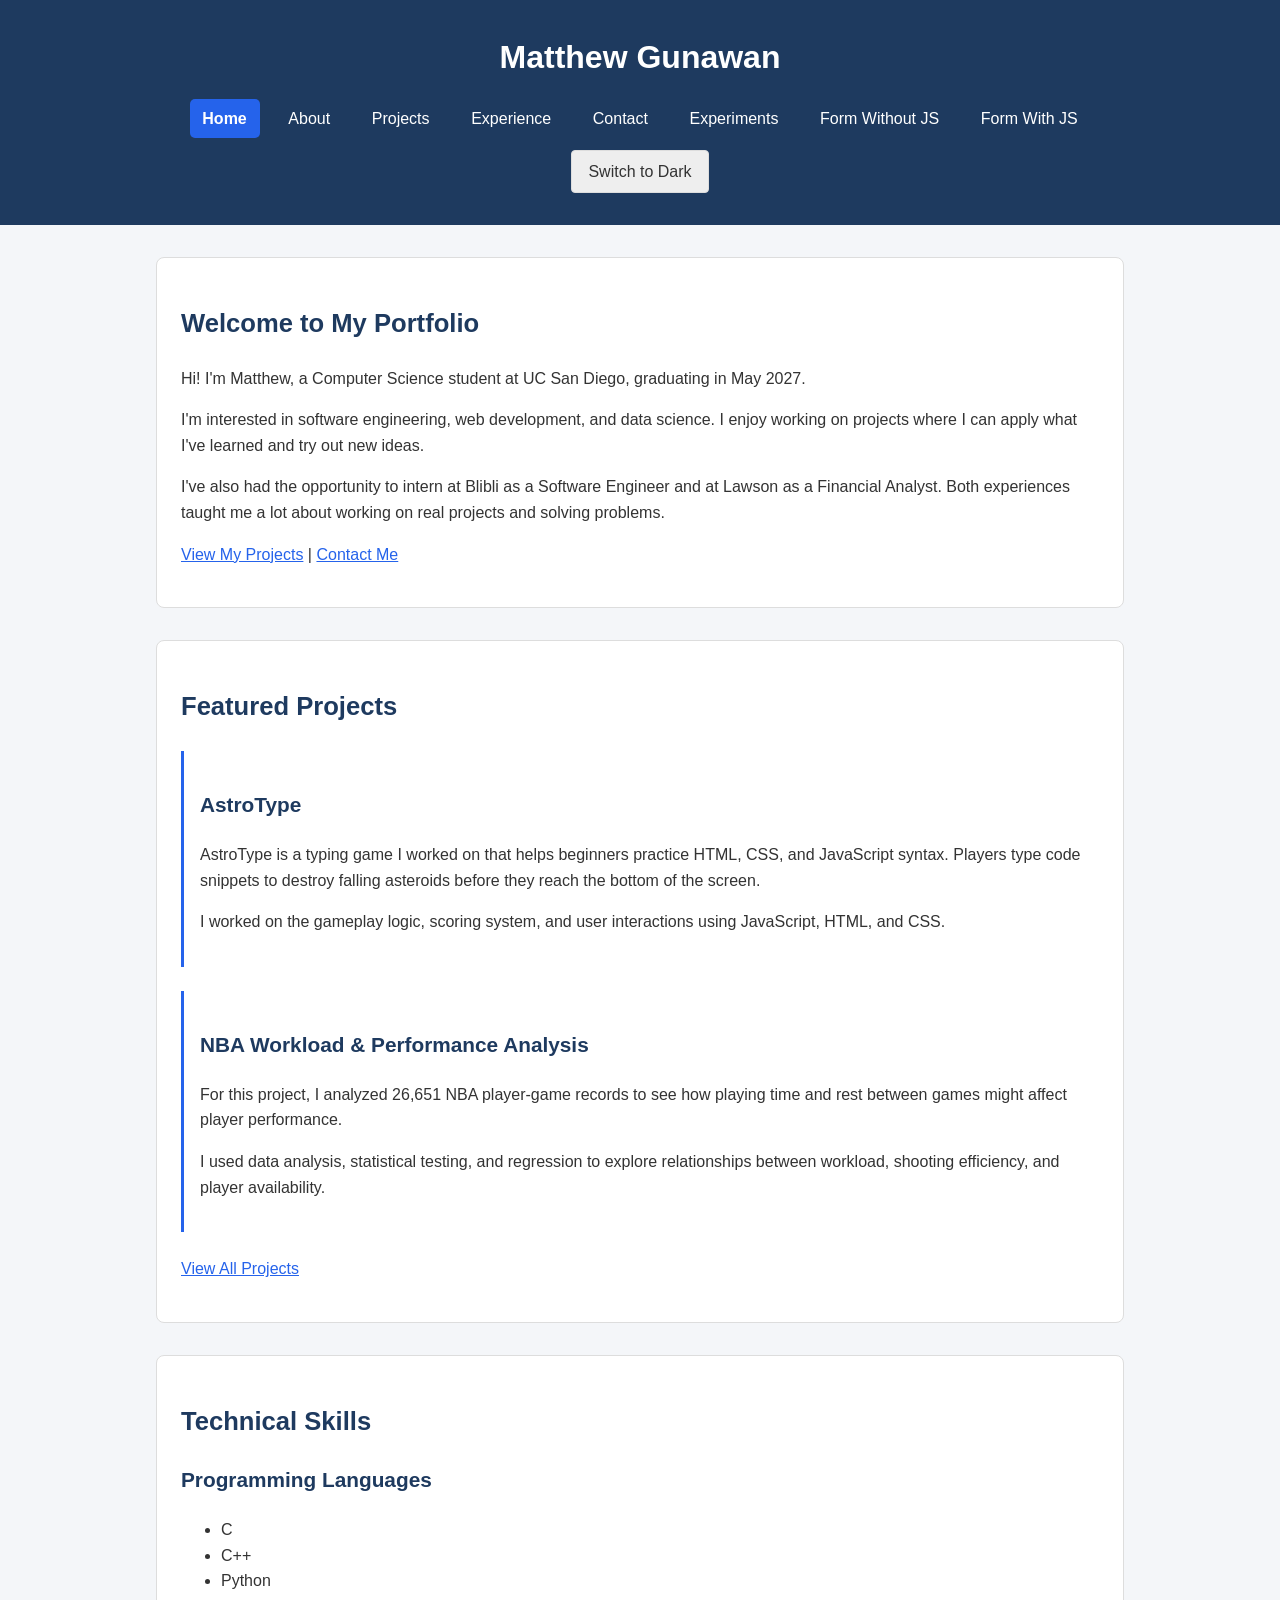
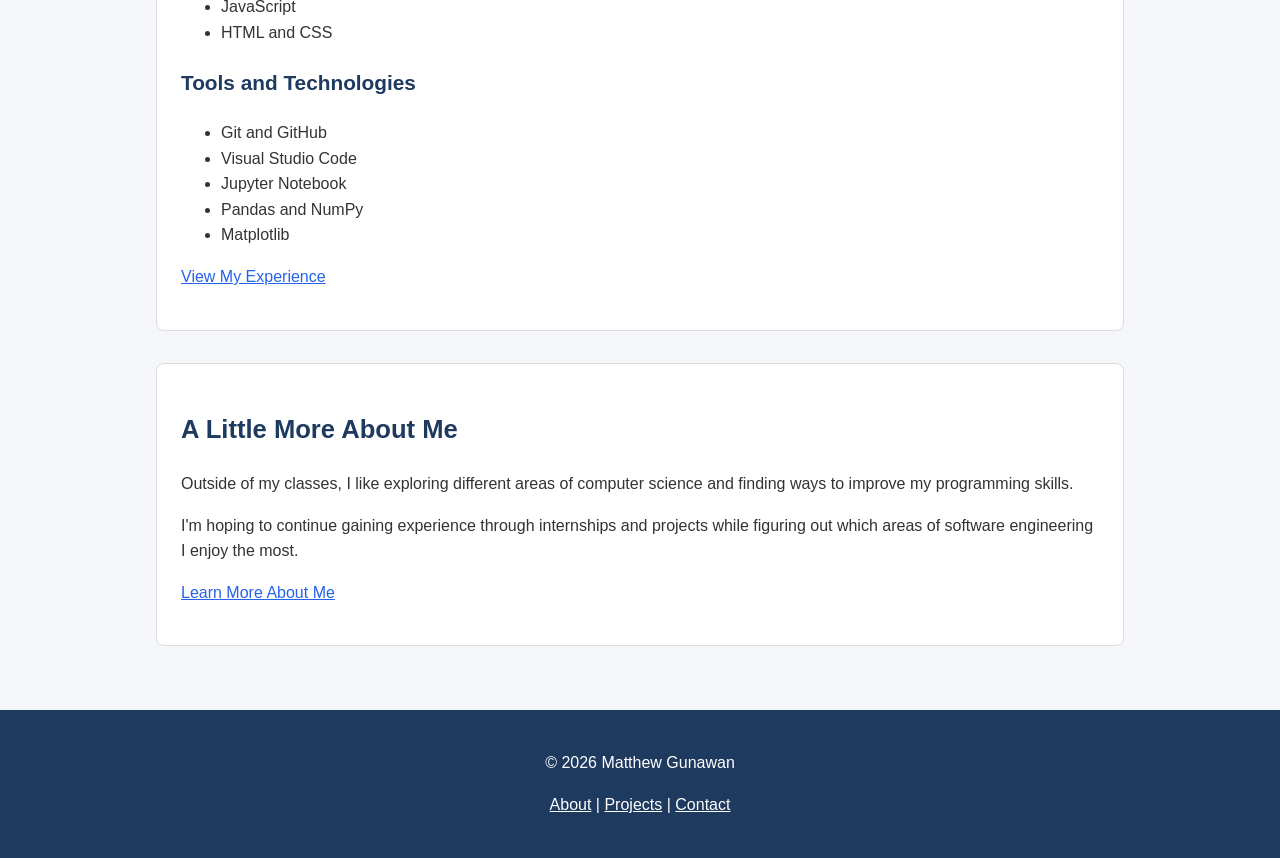
<file: index.html>
<!DOCTYPE html>
<html lang="en">
<head>
    <meta charset="UTF-8">
    <meta name="viewport" content="width=device-width, initial-scale=1.0">
    <meta name="description" content="Personal portfolio of Matthew Gunawan, a Computer Science student at UC San Diego.">
    <title>Matthew Gunawan | Home</title>
    <link rel="stylesheet" href="css/styles.css">
    <script src="js/theme.js" defer></script>
</head>

<body>
    <header>
        <h1>Matthew Gunawan</h1>

        <nav aria-label="Main navigation">
            <a href="index.html" aria-current="page">Home</a>
            <a href="about.html">About</a>
            <a href="projects.html">Projects</a>
            <a href="experience.html">Experience</a>
            <a href="contact.html">Contact</a>
            <a href="experiments.html">Experiments</a>
            <a href="form-no-js.html">Form Without JS</a>
            <a href="form-with-js.html">Form With JS</a>
        </nav>
        <button id="theme-toggle" type="button" hidden>
            Switch to Dark
        </button> 
    </header>

    <main>
        <section>
            <h2>Welcome to My Portfolio</h2>

            <p>Hi! I'm Matthew, a Computer Science student at UC San Diego, graduating in May 2027.</p>

            <p>I'm interested in software engineering, web development, and data science. I enjoy working on projects where I can apply what I've learned and try out new ideas.</p>

            <p>I've also had the opportunity to intern at Blibli as a Software Engineer and at Lawson as a Financial Analyst. Both experiences taught me a lot about working on real projects and solving problems.</p>

            <p>
                <a href="projects.html">View My Projects</a> |
                <a href="contact.html">Contact Me</a>
            </p>
        </section>

        <section>
            <h2>Featured Projects</h2>

            <article>
                <h3>AstroType</h3>

                <p>AstroType is a typing game I worked on that helps beginners practice HTML, CSS, and JavaScript syntax. Players type code snippets to destroy falling asteroids before they reach the bottom of the screen.</p>

                <p>I worked on the gameplay logic, scoring system, and user interactions using JavaScript, HTML, and CSS.</p>
            </article>

            <article>
                <h3>NBA Workload &amp; Performance Analysis</h3>

                <p>For this project, I analyzed 26,651 NBA player-game records to see how playing time and rest between games might affect player performance.</p>

                <p>I used data analysis, statistical testing, and regression to explore relationships between workload, shooting efficiency, and player availability.</p>
            </article>

            <p><a href="projects.html">View All Projects</a></p>
        </section>

        <section>
            <h2>Technical Skills</h2>

            <h3>Programming Languages</h3>
            <ul>
                <li>C</li>
                <li>C++</li>
                <li>Python</li>
                <li>JavaScript</li>
                <li>HTML and CSS</li>
            </ul>

            <h3>Tools and Technologies</h3>
            <ul>
                <li>Git and GitHub</li>
                <li>Visual Studio Code</li>
                <li>Jupyter Notebook</li>
                <li>Pandas and NumPy</li>
                <li>Matplotlib</li>
            </ul>

            <p><a href="experience.html">View My Experience</a></p>
        </section>

        <section>
            <h2>A Little More About Me</h2>

            <p>Outside of my classes, I like exploring different areas of computer science and finding ways to improve my programming skills.</p>

            <p>I'm hoping to continue gaining experience through internships and projects while figuring out which areas of software engineering I enjoy the most.</p>

            <p><a href="about.html">Learn More About Me</a></p>
        </section>
    </main>

    <footer>
        <p>&copy; 2026 Matthew Gunawan</p>
        <p>
            <a href="about.html">About</a> |
            <a href="projects.html">Projects</a> |
            <a href="contact.html">Contact</a>
        </p>
    </footer>
</body>
</html>
</file>
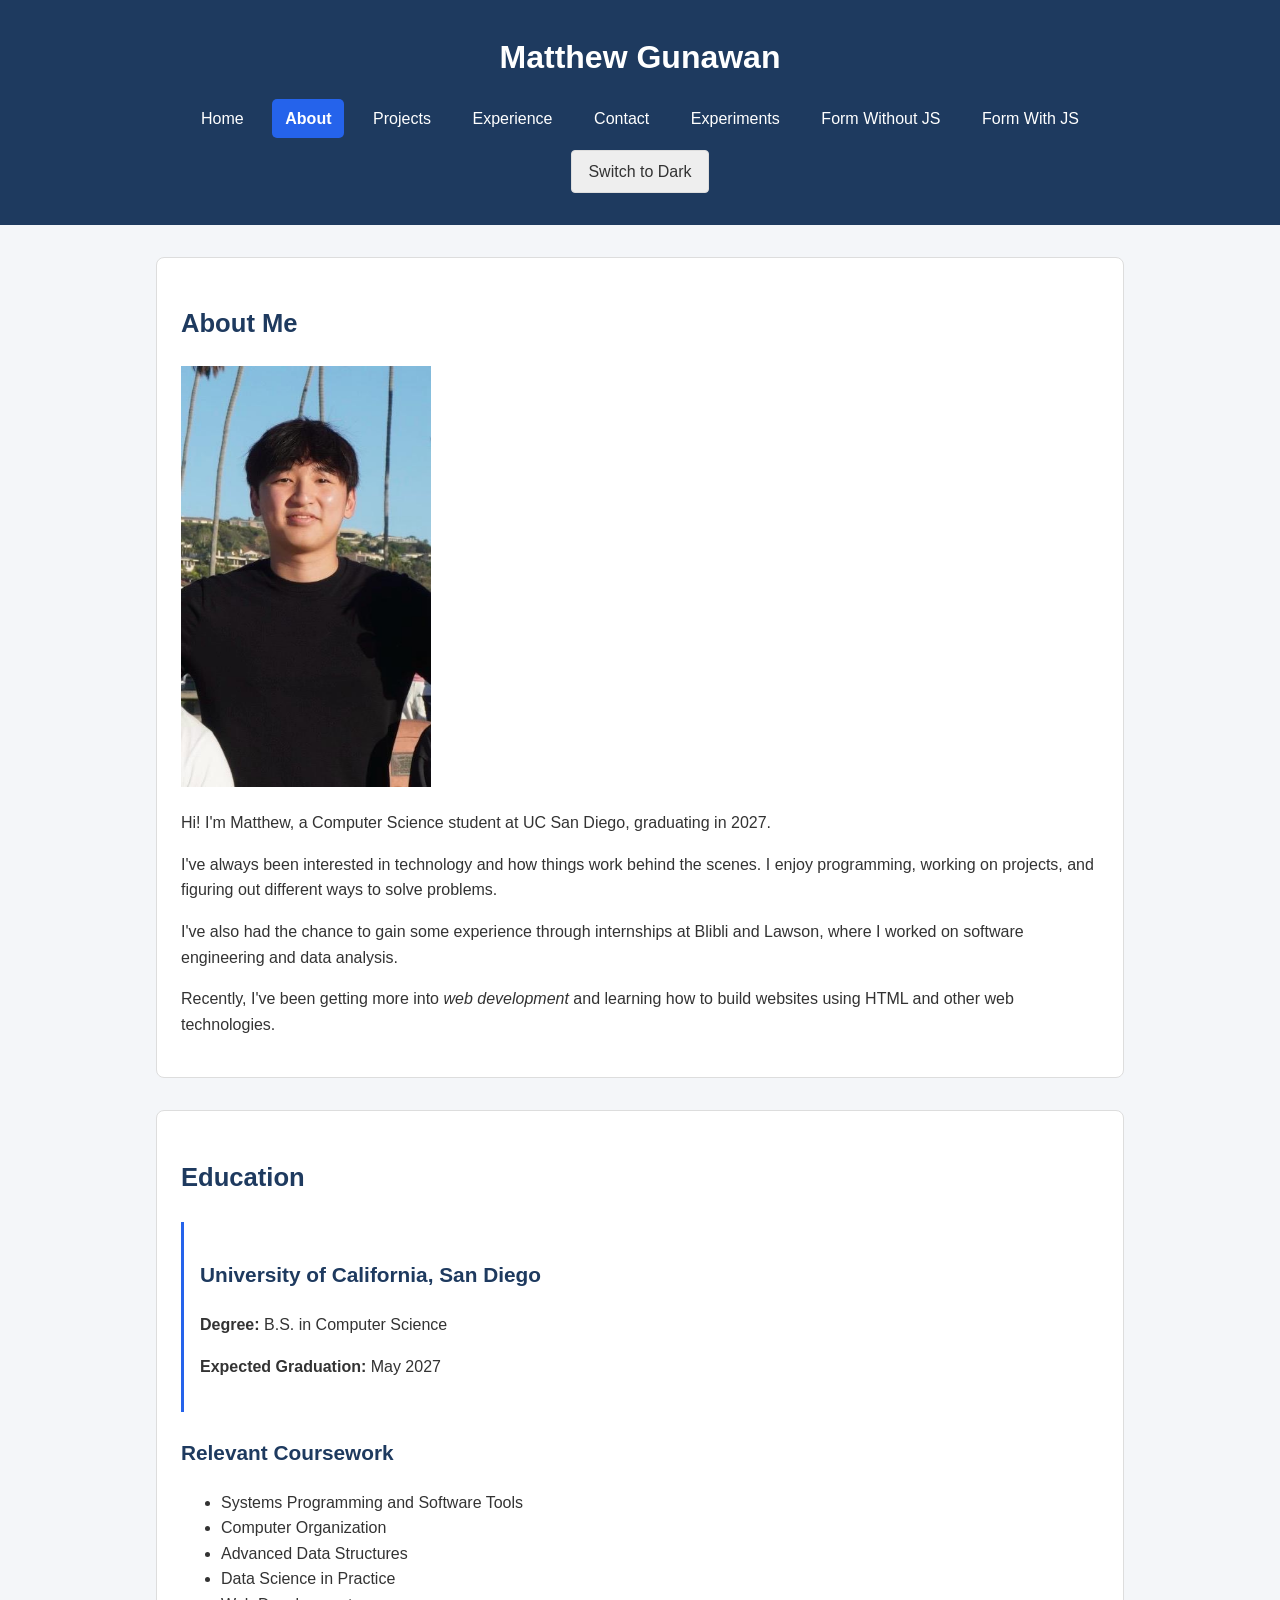
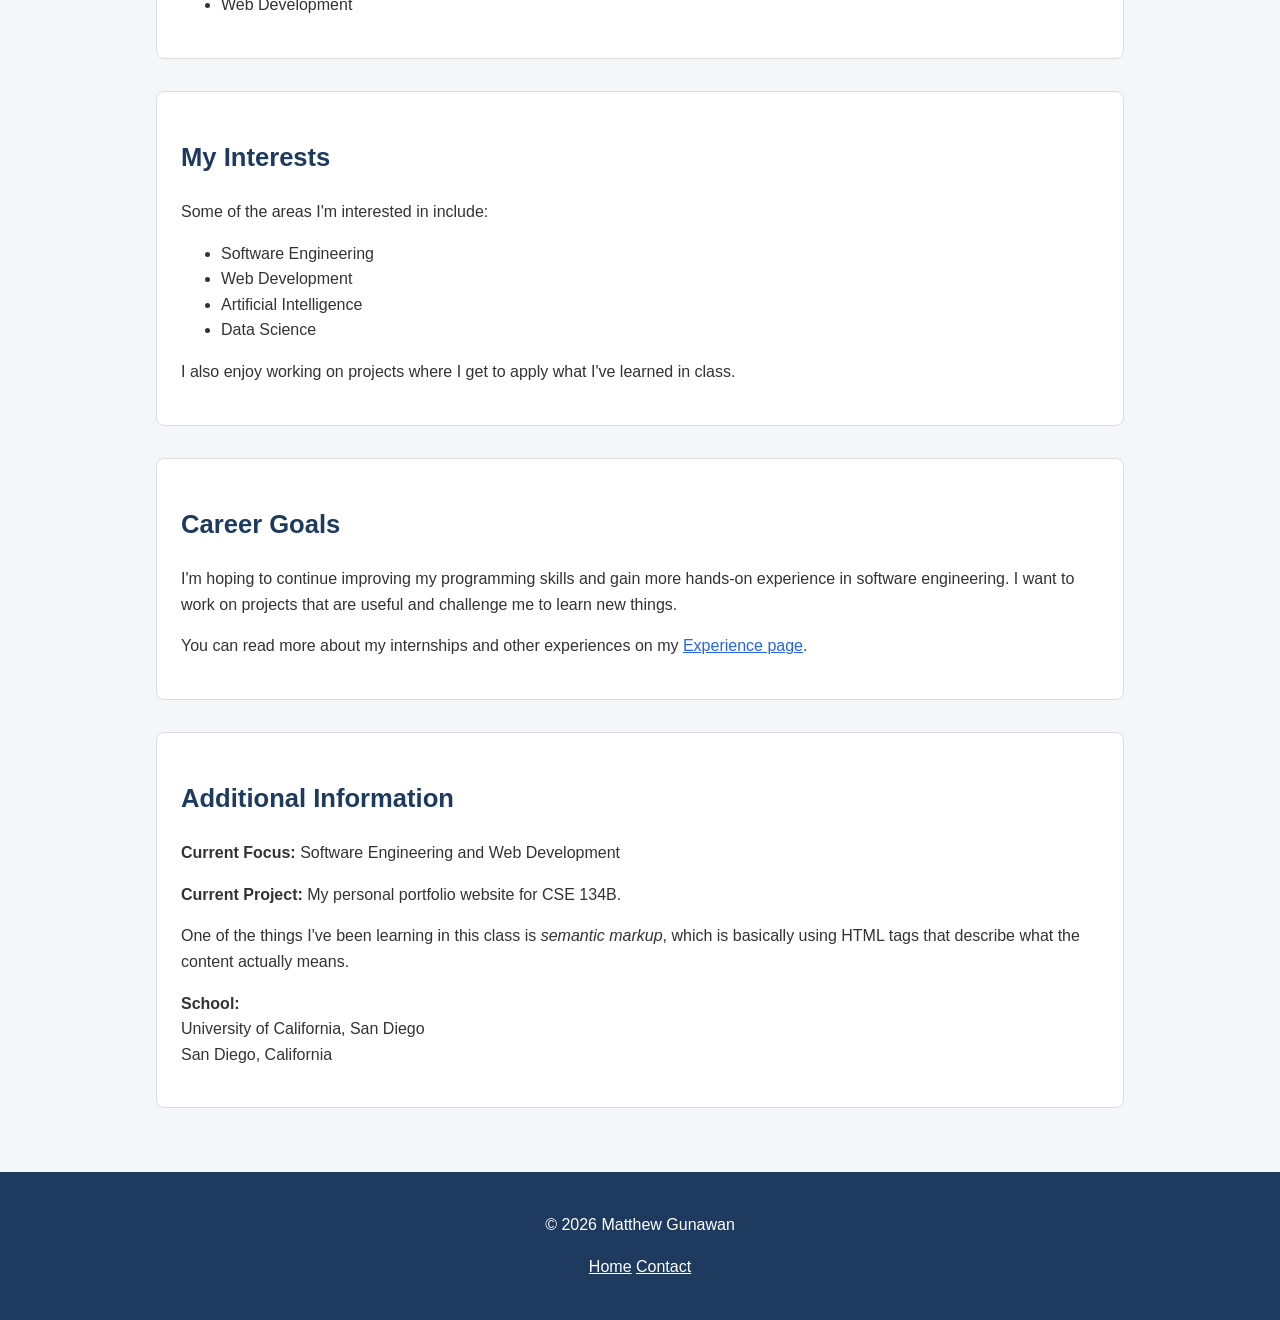
<file: about.html>
<!DOCTYPE html>
<html lang="en">
<head>
    <meta charset="UTF-8">
    <meta name="viewport" content="width=device-width, initial-scale=1.0">
    <meta name="description" content="Learn more about Matthew Gunawan, a Computer Science student at UC San Diego.">
    <title>Matthew Gunawan | About</title>
    <link rel="stylesheet" href="css/styles.css">
    <script src="js/theme.js" defer></script>
</head>

<body>
    <header>
        <h1>Matthew Gunawan</h1>

        <nav aria-label="Main navigation">
            <a href="index.html">Home</a>
            <a href="about.html" aria-current="page">About</a>
            <a href="projects.html">Projects</a>
            <a href="experience.html">Experience</a>
            <a href="contact.html">Contact</a>
            <a href="experiments.html">Experiments</a>
            <a href="form-no-js.html">Form Without JS</a>
            <a href="form-with-js.html">Form With JS</a>
        </nav>
        <button id="theme-toggle" type="button" hidden>
            Switch to Dark
        </button>
    </header>

    <main id="main-content">
        <section>
            <h2>About Me</h2>

            <picture>
                <img src="images/profile.jpg" alt="Photo of Matthew Gunawan" width="250">
            </picture>

            <p>Hi! I'm Matthew, a Computer Science student at UC San Diego, graduating in 2027.</p>

            <p>I've always been interested in technology and how things work behind the scenes. I enjoy programming, working on projects, and figuring out different ways to solve problems.</p>

            <p>I've also had the chance to gain some experience through internships at Blibli and Lawson, where I worked on software engineering and data analysis.</p>

            <p>Recently, I've been getting more into <em>web development</em> and learning how to build websites using HTML and other web technologies.</p>
        </section>

        <section>
            <h2>Education</h2>

            <article>
                <h3>University of California, San Diego</h3>

                <p><strong>Degree:</strong> B.S. in Computer Science</p>
                <p><strong>Expected Graduation:</strong> May 2027</p>
            </article>

            <h3>Relevant Coursework</h3>

            <ul>
                <li>Systems Programming and Software Tools</li>
                <li>Computer Organization</li>
                <li>Advanced Data Structures</li>
                <li>Data Science in Practice</li>
                <li>Web Development</li>
            </ul>
        </section>

        <section>
            <h2>My Interests</h2>

            <p>Some of the areas I'm interested in include:</p>

            <ul>
                <li>Software Engineering</li>
                <li>Web Development</li>
                <li>Artificial Intelligence</li>
                <li>Data Science</li>
            </ul>

            <p>I also enjoy working on projects where I get to apply what I've learned in class.</p>
        </section>

        <section>
            <h2>Career Goals</h2>

            <p>I'm hoping to continue improving my programming skills and gain more hands-on experience in software engineering. I want to work on projects that are useful and challenge me to learn new things.</p>

            <p>You can read more about my internships and other experiences on my <a href="experience.html">Experience page</a>.</p>
        </section>

        <section>
            <h2>Additional Information</h2>

            <div>
                <p><b>Current Focus:</b> <span>Software Engineering and Web Development</span></p>

                <p><b>Current Project:</b> My personal portfolio website for CSE 134B.</p>

                <p>One of the things I've been learning in this class is <i>semantic markup</i>, which is basically using HTML tags that describe what the content actually means.</p>

                <p>
                    <b>School:</b><br>
                    University of California, San Diego<br>
                    San Diego, California
                </p>
            </div>
        </section>
    </main>

    <footer>
        <p>&copy; 2026 Matthew Gunawan</p>
        <p>
            <a href="index.html">Home</a>
            <a href="contact.html">Contact</a>
        </p>
    </footer>
</body>
</html>
</file>
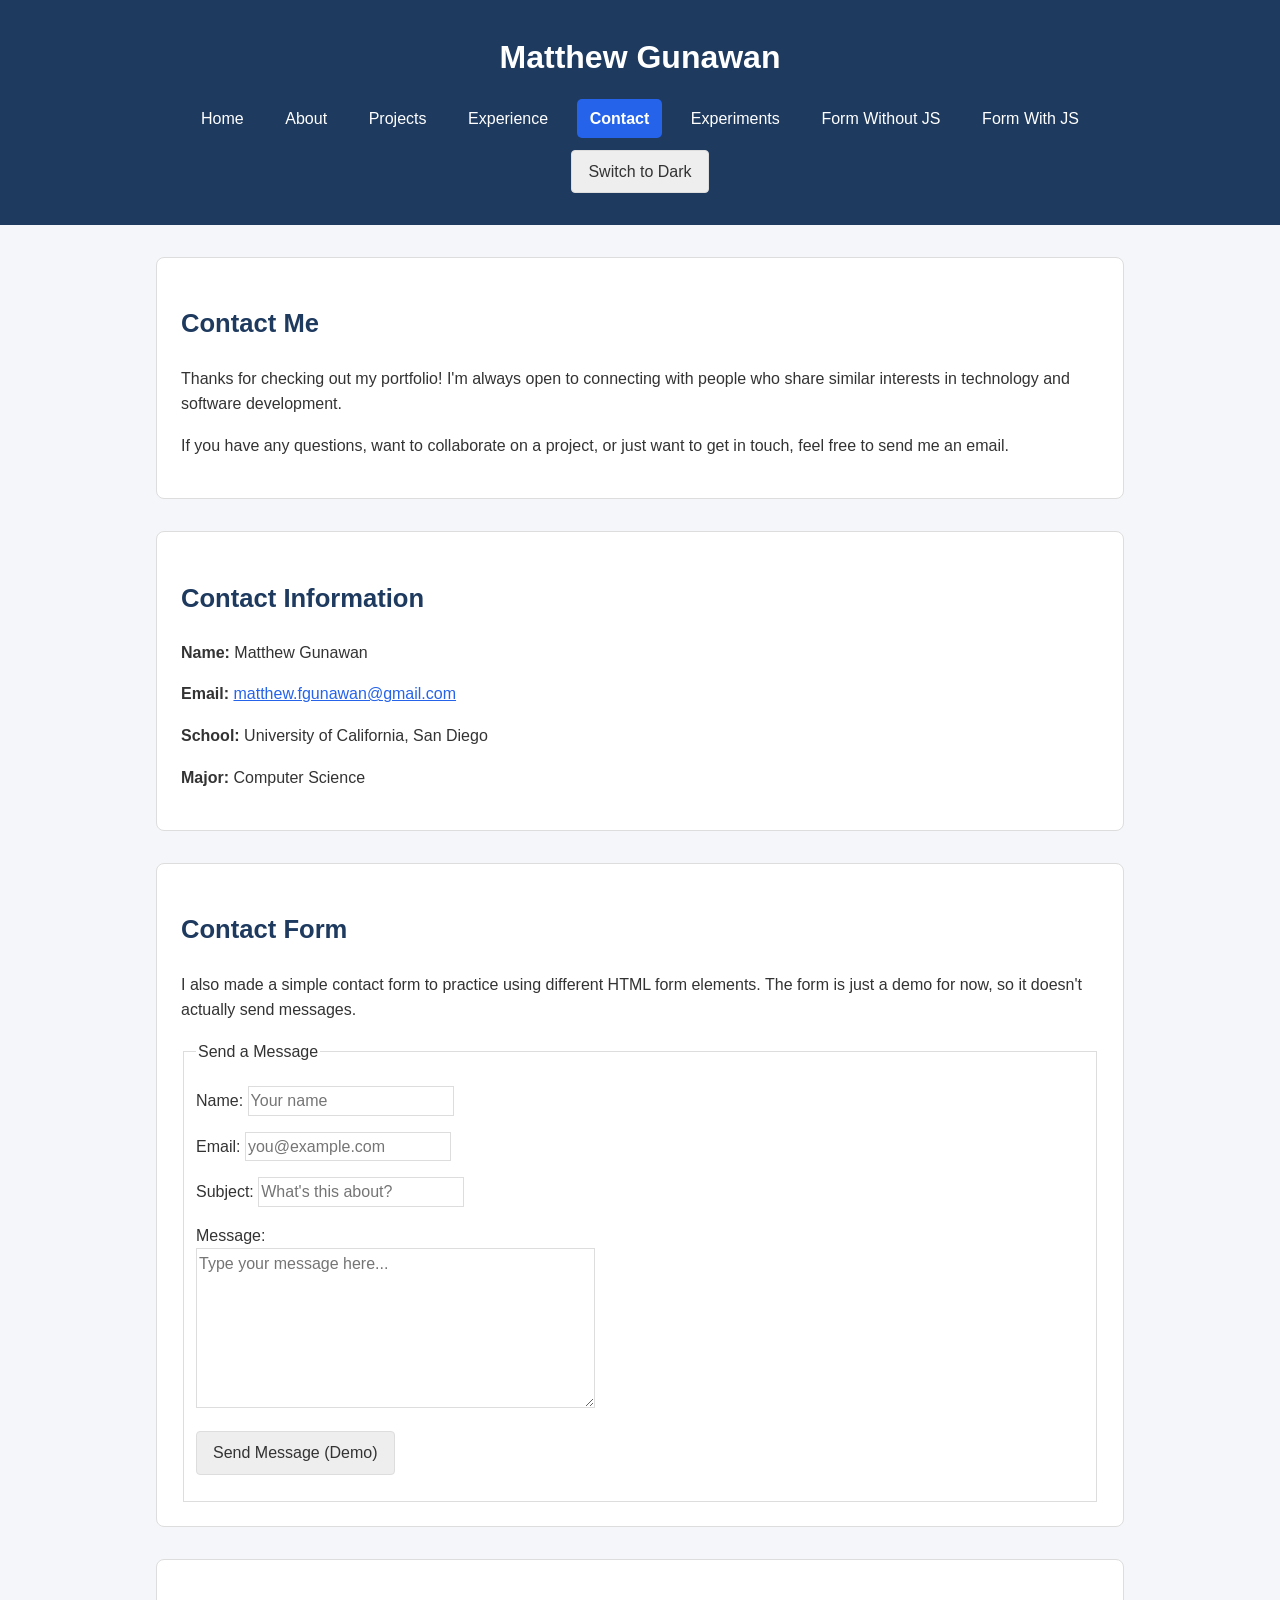
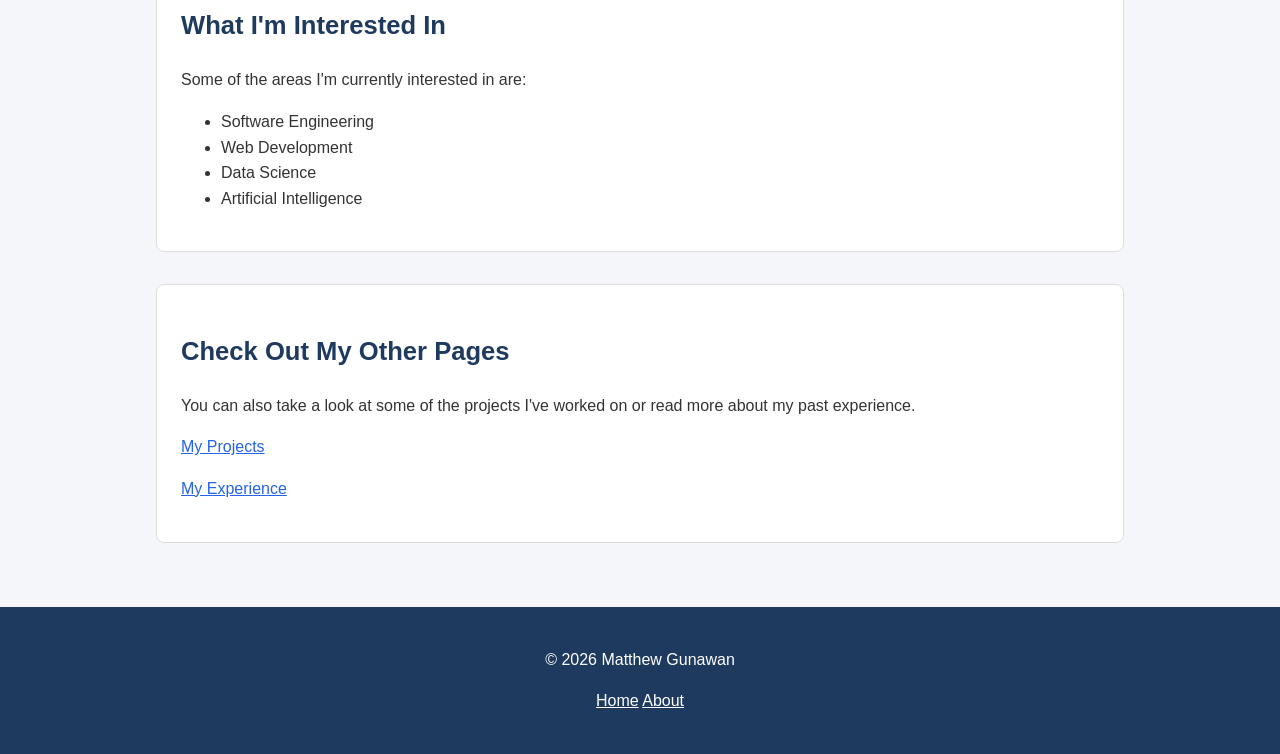
<file: contact.html>
<!DOCTYPE html>
<html lang="en">
<head>
    <meta charset="UTF-8">
    <meta name="viewport" content="width=device-width, initial-scale=1.0">
    <meta name="description" content="Contact Matthew Gunawan, a Computer Science student at UC San Diego.">
    <title>Matthew Gunawan | Contact</title>
    <link rel="stylesheet" href="css/styles.css">
    <script src="js/theme.js" defer></script>
</head>

<body>
    <header>
        <h1>Matthew Gunawan</h1>

        <nav aria-label="Main navigation">
            <a href="index.html">Home</a>
            <a href="about.html">About</a>
            <a href="projects.html">Projects</a>
            <a href="experience.html">Experience</a>
            <a href="contact.html" aria-current="page">Contact</a>
            <a href="experiments.html">Experiments</a>
            <a href="form-no-js.html">Form Without JS</a>
            <a href="form-with-js.html">Form With JS</a>
        </nav>
        <button id="theme-toggle" type="button" hidden>
            Switch to Dark
        </button>
    </header>

    <main id="main-content">
        <section>
            <h2>Contact Me</h2>

            <p>Thanks for checking out my portfolio! I'm always open to connecting with people who share similar interests in technology and software development.</p>

            <p>If you have any questions, want to collaborate on a project, or just want to get in touch, feel free to send me an email.</p>
        </section>

        <section>
            <h2>Contact Information</h2>

            <p><strong>Name:</strong> Matthew Gunawan</p>

            <p>
                <strong>Email:</strong>
                <a href="mailto:matthew.fgunawan@gmail.com">matthew.fgunawan@gmail.com</a>
            </p>

            <p><strong>School:</strong> University of California, San Diego</p>
            <p><strong>Major:</strong> Computer Science</p>
        </section>

        <section>
            <h2>Contact Form</h2>

            <p>I also made a simple contact form to practice using different HTML form elements. The form is just a demo for now, so it doesn't actually send messages.</p>

            <form>
                <fieldset>
                    <legend>Send a Message</legend>

                    <p>
                        <label for="name">Name:</label>
                        <input type="text" id="name" name="name"
                               placeholder="Your name" required>
                    </p>

                    <p>
                        <label for="email">Email:</label>
                        <input type="email" id="email" name="email"
                               placeholder="you@example.com" required>
                    </p>

                    <p>
                        <label for="subject">Subject:</label>
                        <input type="text" id="subject" name="subject"
                               placeholder="What's this about?">
                    </p>

                    <p>
                        <label for="message">Message:</label><br>
                        <textarea id="message" name="message" rows="6" cols="40"
                                  placeholder="Type your message here..." required></textarea>
                    </p>

                    <p>
                        <button type="button">Send Message (Demo)</button>
                    </p>
                </fieldset>
            </form>
        </section>

        <section>
            <h2>What I'm Interested In</h2>

            <p>Some of the areas I'm currently interested in are:</p>

            <ul>
                <li>Software Engineering</li>
                <li>Web Development</li>
                <li>Data Science</li>
                <li>Artificial Intelligence</li>
            </ul>
        </section>

        <section>
            <h2>Check Out My Other Pages</h2>

            <p>You can also take a look at some of the projects I've worked on or read more about my past experience.</p>

            <p><a href="projects.html">My Projects</a></p>
            <p><a href="experience.html">My Experience</a></p>
        </section>
    </main>

    <footer>
        <p>&copy; 2026 Matthew Gunawan</p>
        <p>
            <a href="index.html">Home</a>
            <a href="about.html">About</a>
        </p>
    </footer>
</body>
</html>
</file>
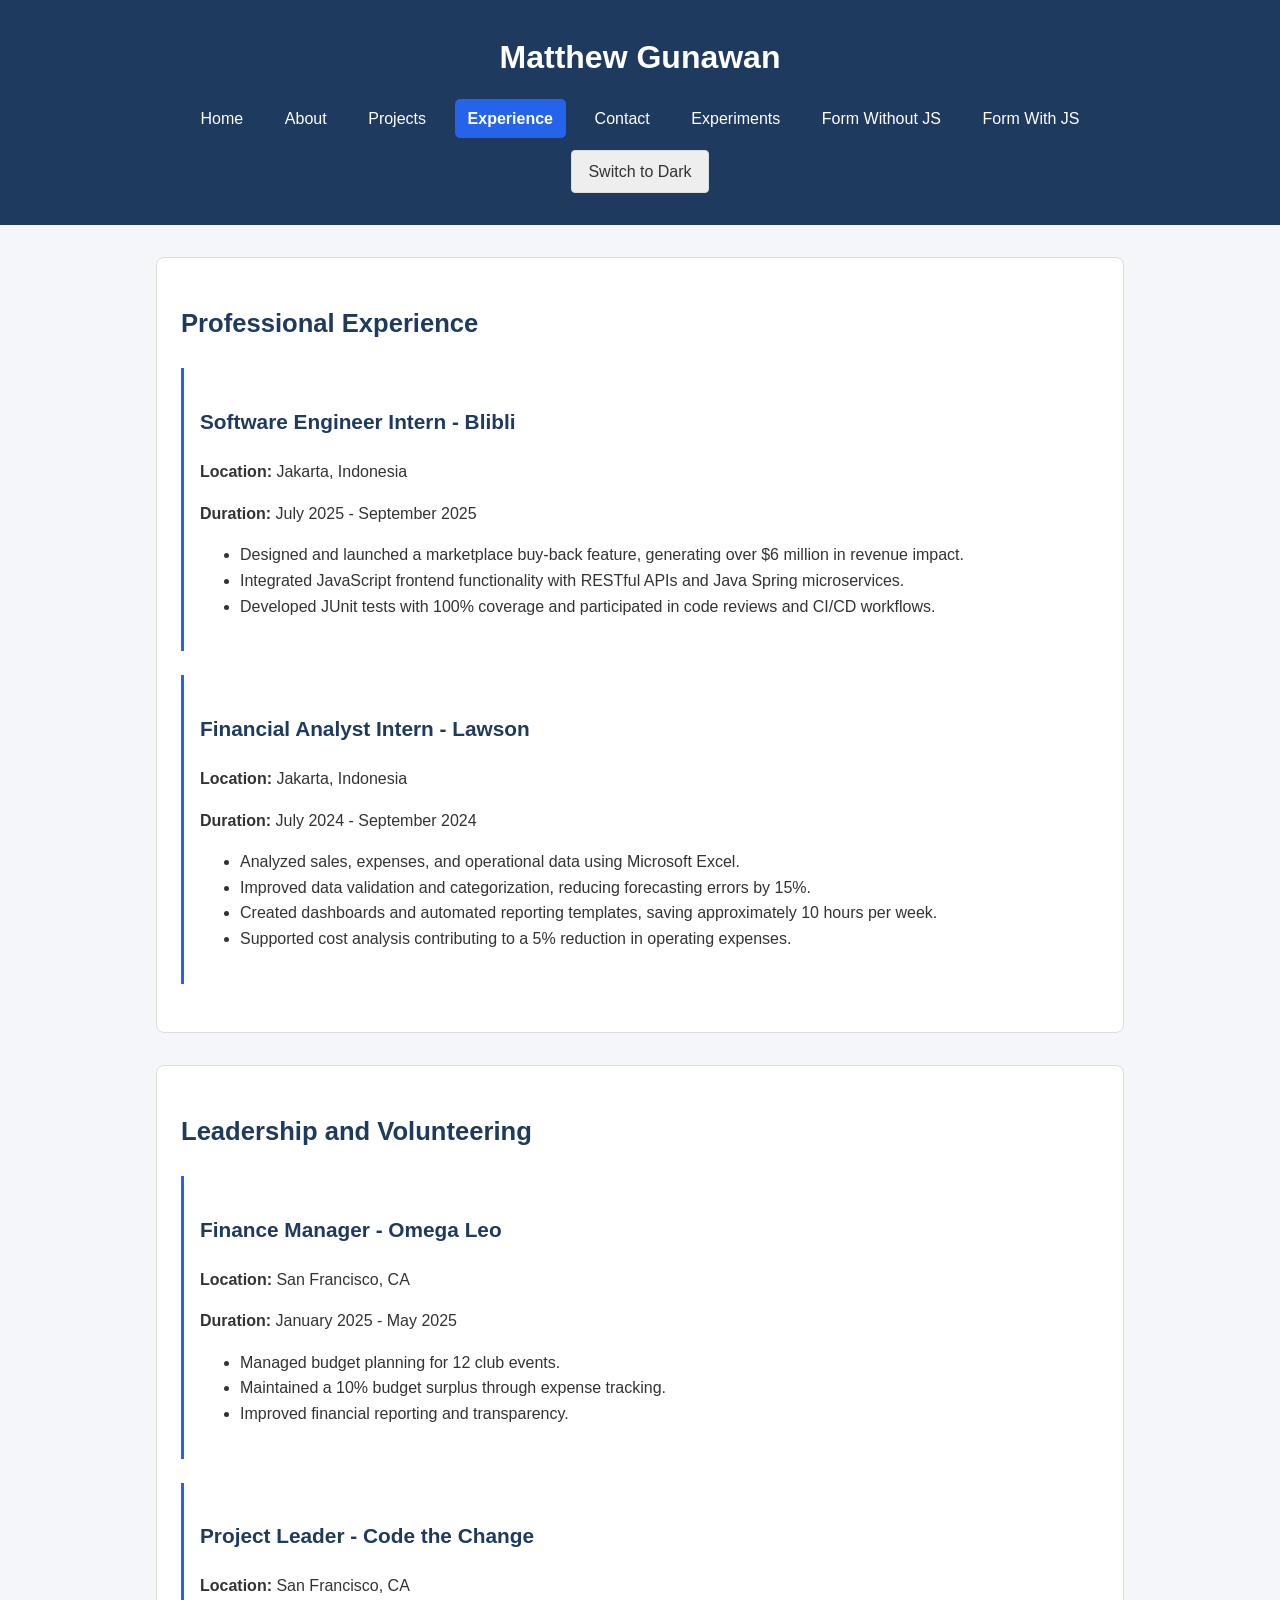
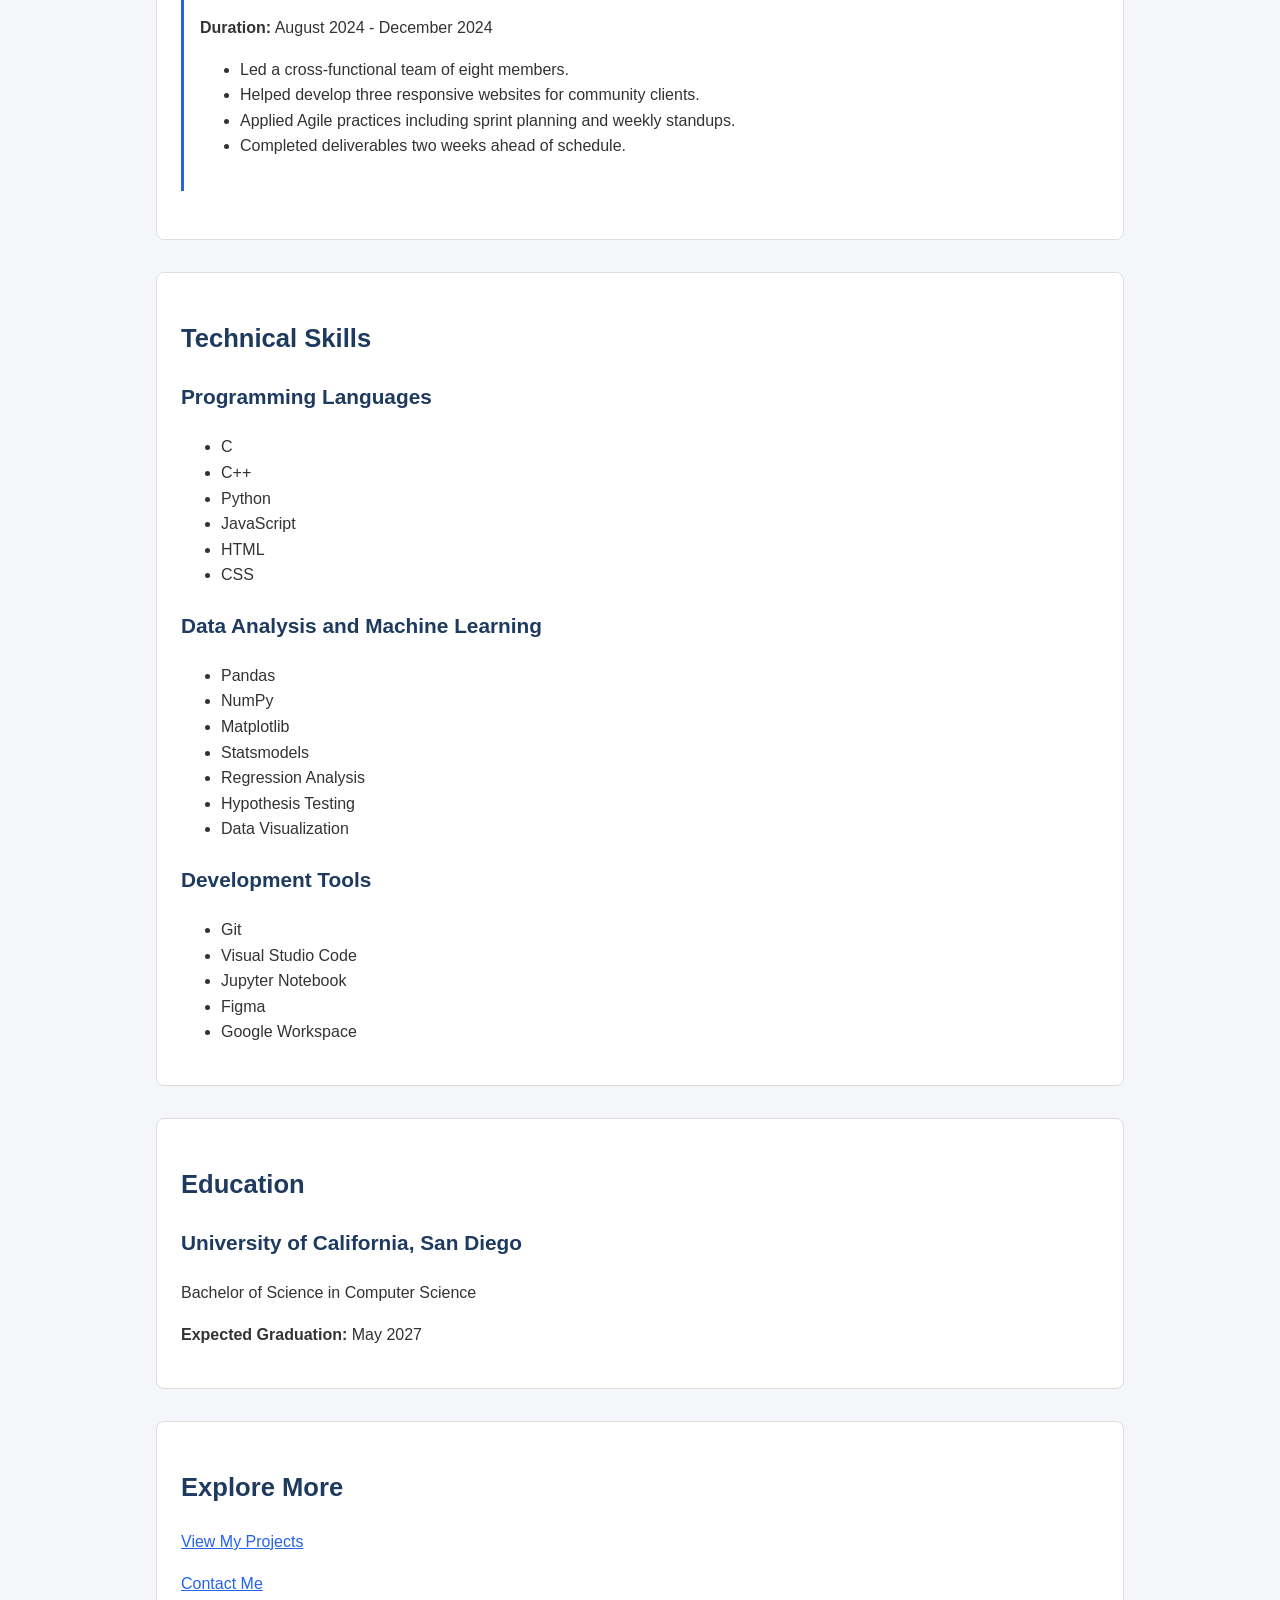
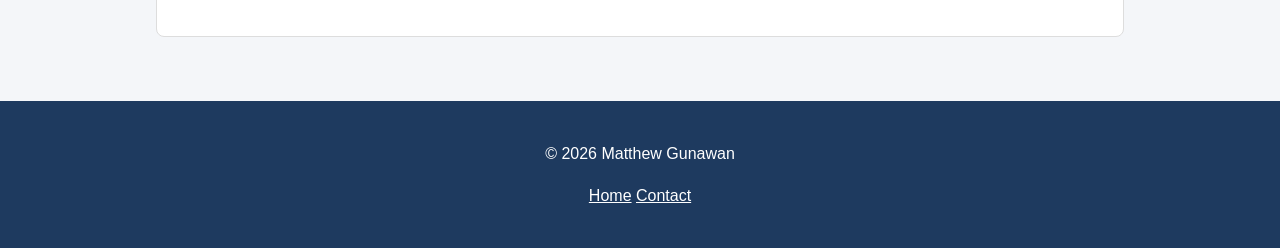
<file: experience.html>
<!DOCTYPE html>
<html lang="en">
<head>
    <meta charset="UTF-8">
    <meta name="viewport" content="width=device-width, initial-scale=1.0">
    <meta name="description" content="Professional experience, leadership, and technical skills of Matthew Gunawan.">
    <title>Matthew Gunawan | Experience</title>
    <link rel="stylesheet" href="css/styles.css">
    <script src="js/theme.js" defer></script>
</head>

<body>
    <header>
        <h1>Matthew Gunawan</h1>

        <nav aria-label="Main navigation">
            <a href="index.html">Home</a>
            <a href="about.html">About</a>
            <a href="projects.html">Projects</a>
            <a href="experience.html" aria-current="page">Experience</a>
            <a href="contact.html">Contact</a>
            <a href="experiments.html">Experiments</a>
            <a href="form-no-js.html">Form Without JS</a>
            <a href="form-with-js.html">Form With JS</a>
        </nav>
        <button id="theme-toggle" type="button" hidden>
            Switch to Dark
        </button>
    </header>

    <main id="main-content">
        <section>
            <h2>Professional Experience</h2>

            <article>
                <h3>Software Engineer Intern - Blibli</h3>
                <p>
                    <strong>Location:</strong> Jakarta, Indonesia
                </p>
                <p>
                    <strong>Duration:</strong>
                    <time datetime="2025-07">July 2025</time> -
                    <time datetime="2025-09">September 2025</time>
                </p>

                <ul>
                    <li>
                        Designed and launched a marketplace
                        buy-back feature, generating over
                        $6 million in revenue impact.
                    </li>
                    <li>
                        Integrated JavaScript frontend
                        functionality with RESTful APIs and
                        Java Spring microservices.
                    </li>
                    <li>
                        Developed JUnit tests with 100%
                        coverage and participated in code
                        reviews and CI/CD workflows.
                    </li>
                </ul>
            </article>

            <article>
                <h3>Financial Analyst Intern - Lawson</h3>
                <p>
                    <strong>Location:</strong> Jakarta, Indonesia
                </p>
                <p>
                    <strong>Duration:</strong>
                    <time datetime="2024-07">July 2024</time> -
                    <time datetime="2024-09">September 2024</time>
                </p>

                <ul>
                    <li>
                        Analyzed sales, expenses, and
                        operational data using Microsoft Excel.
                    </li>
                    <li>
                        Improved data validation and
                        categorization, reducing forecasting
                        errors by 15%.
                    </li>
                    <li>
                        Created dashboards and automated
                        reporting templates, saving
                        approximately 10 hours per week.
                    </li>
                    <li>
                        Supported cost analysis contributing
                        to a 5% reduction in operating expenses.
                    </li>
                </ul>
            </article>
        </section>

        <section>
            <h2>Leadership and Volunteering</h2>

            <article>
                <h3>Finance Manager - Omega Leo</h3>
                <p>
                    <strong>Location:</strong> San Francisco, CA
                </p>
                <p>
                    <strong>Duration:</strong>
                    <time datetime="2025-01">January 2025</time> -
                    <time datetime="2025-05">May 2025</time>
                </p>

                <ul>
                    <li>
                        Managed budget planning for
                        12 club events.
                    </li>
                    <li>
                        Maintained a 10% budget surplus
                        through expense tracking.
                    </li>
                    <li>
                        Improved financial reporting
                        and transparency.
                    </li>
                </ul>
            </article>

            <article>
                <h3>Project Leader - Code the Change</h3>
                <p>
                    <strong>Location:</strong> San Francisco, CA
                </p>
                <p>
                    <strong>Duration:</strong>
                    <time datetime="2024-08">August 2024</time> -
                    <time datetime="2024-12">December 2024</time>
                </p>

                <ul>
                    <li>
                        Led a cross-functional team of
                        eight members.
                    </li>
                    <li>
                        Helped develop three responsive
                        websites for community clients.
                    </li>
                    <li>
                        Applied Agile practices including
                        sprint planning and weekly standups.
                    </li>
                    <li>
                        Completed deliverables two weeks
                        ahead of schedule.
                    </li>
                </ul>
            </article>
        </section>

        <section>
            <h2>Technical Skills</h2>

            <h3>Programming Languages</h3>
            <ul>
                <li>C</li>
                <li>C++</li>
                <li>Python</li>
                <li>JavaScript</li>
                <li>HTML</li>
                <li>CSS</li>
            </ul>

            <h3>Data Analysis and Machine Learning</h3>
            <ul>
                <li>Pandas</li>
                <li>NumPy</li>
                <li>Matplotlib</li>
                <li>Statsmodels</li>
                <li>Regression Analysis</li>
                <li>Hypothesis Testing</li>
                <li>Data Visualization</li>
            </ul>

            <h3>Development Tools</h3>
            <ul>
                <li>Git</li>
                <li>Visual Studio Code</li>
                <li>Jupyter Notebook</li>
                <li>Figma</li>
                <li>Google Workspace</li>
            </ul>
        </section>

        <section>
            <h2>Education</h2>

            <h3>University of California, San Diego</h3>

            <p>
                Bachelor of Science in Computer Science
            </p>

            <p>
                <strong>Expected Graduation:</strong>
                <time datetime="2027-05">May 2027</time>
            </p>
        </section>

        <section>
            <h2>Explore More</h2>

            <p>
                <a href="projects.html">View My Projects</a>
            </p>

            <p>
                <a href="contact.html">Contact Me</a>
            </p>
        </section>
    </main>

    <footer>
        <p>&copy; 2026 Matthew Gunawan</p>

        <p>
            <a href="index.html">Home</a>
            <a href="contact.html">Contact</a>
        </p>
    </footer>
</body>
</html>
</file>
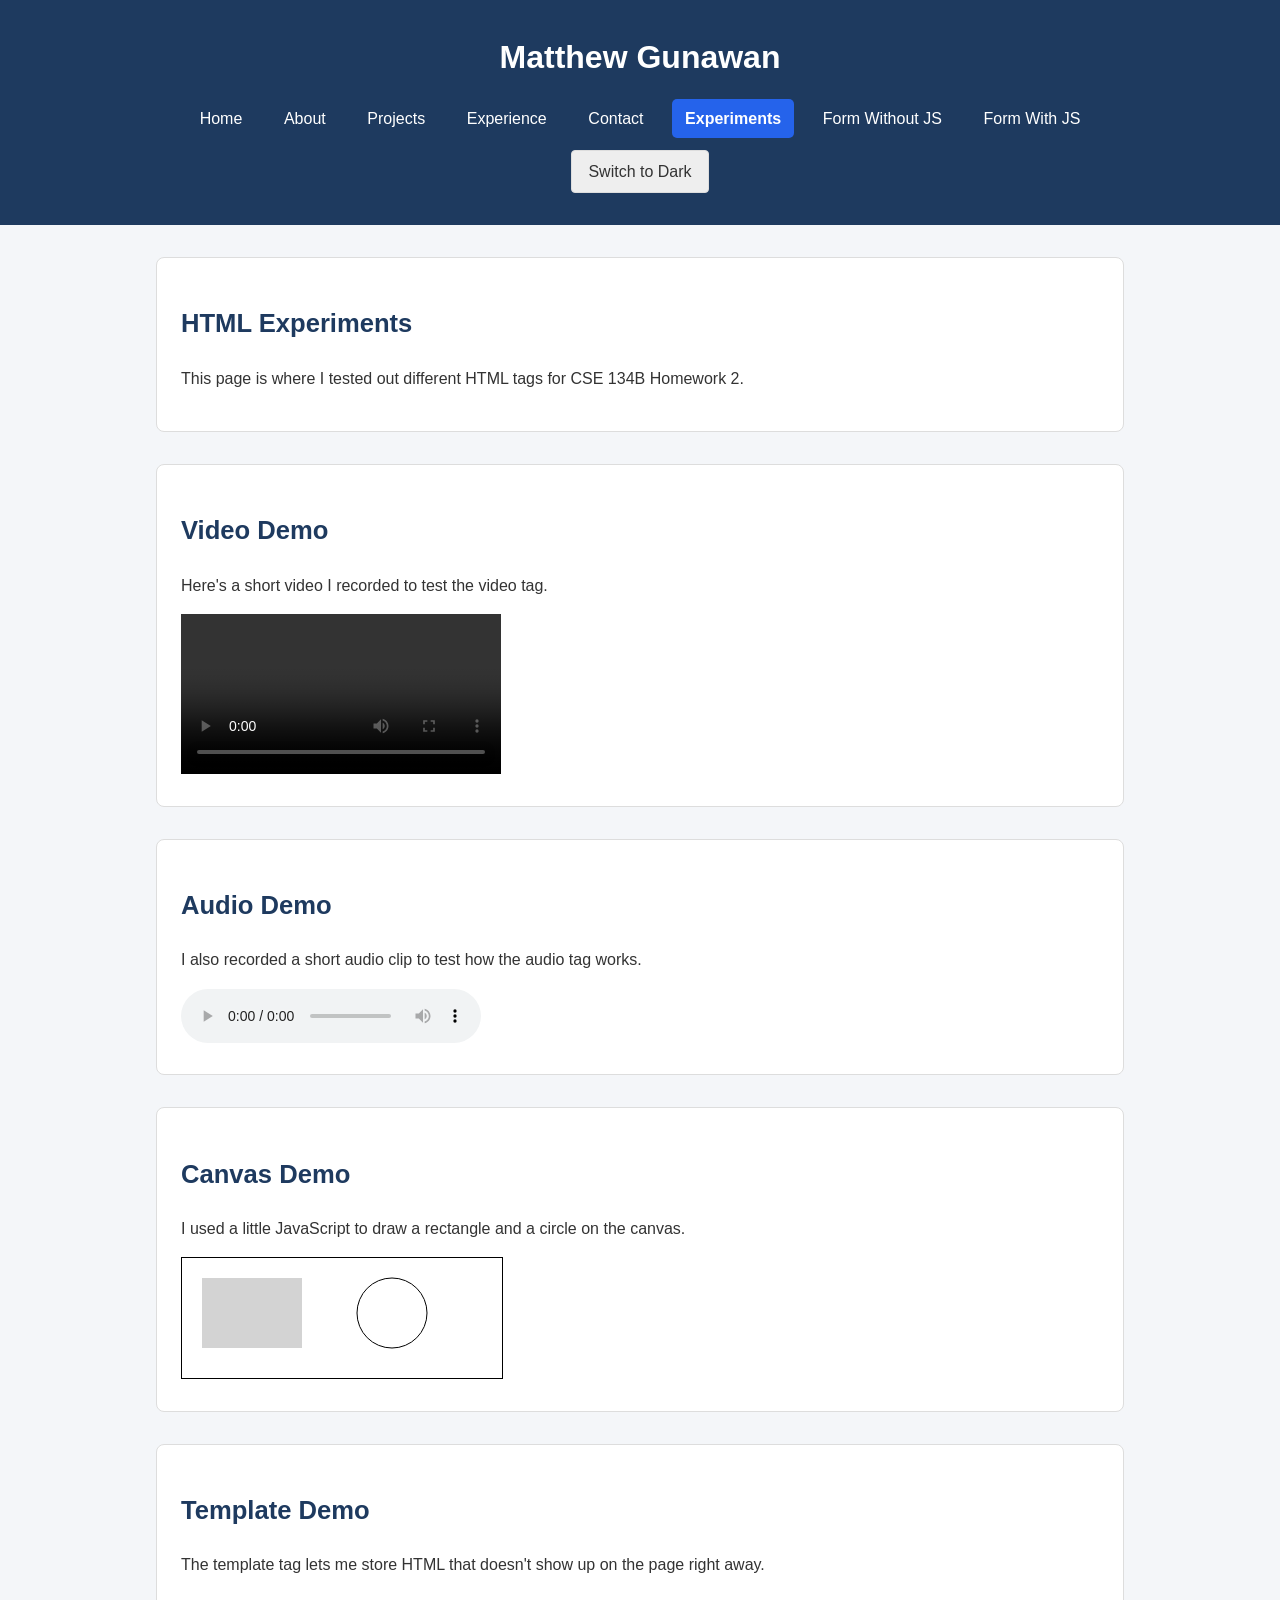
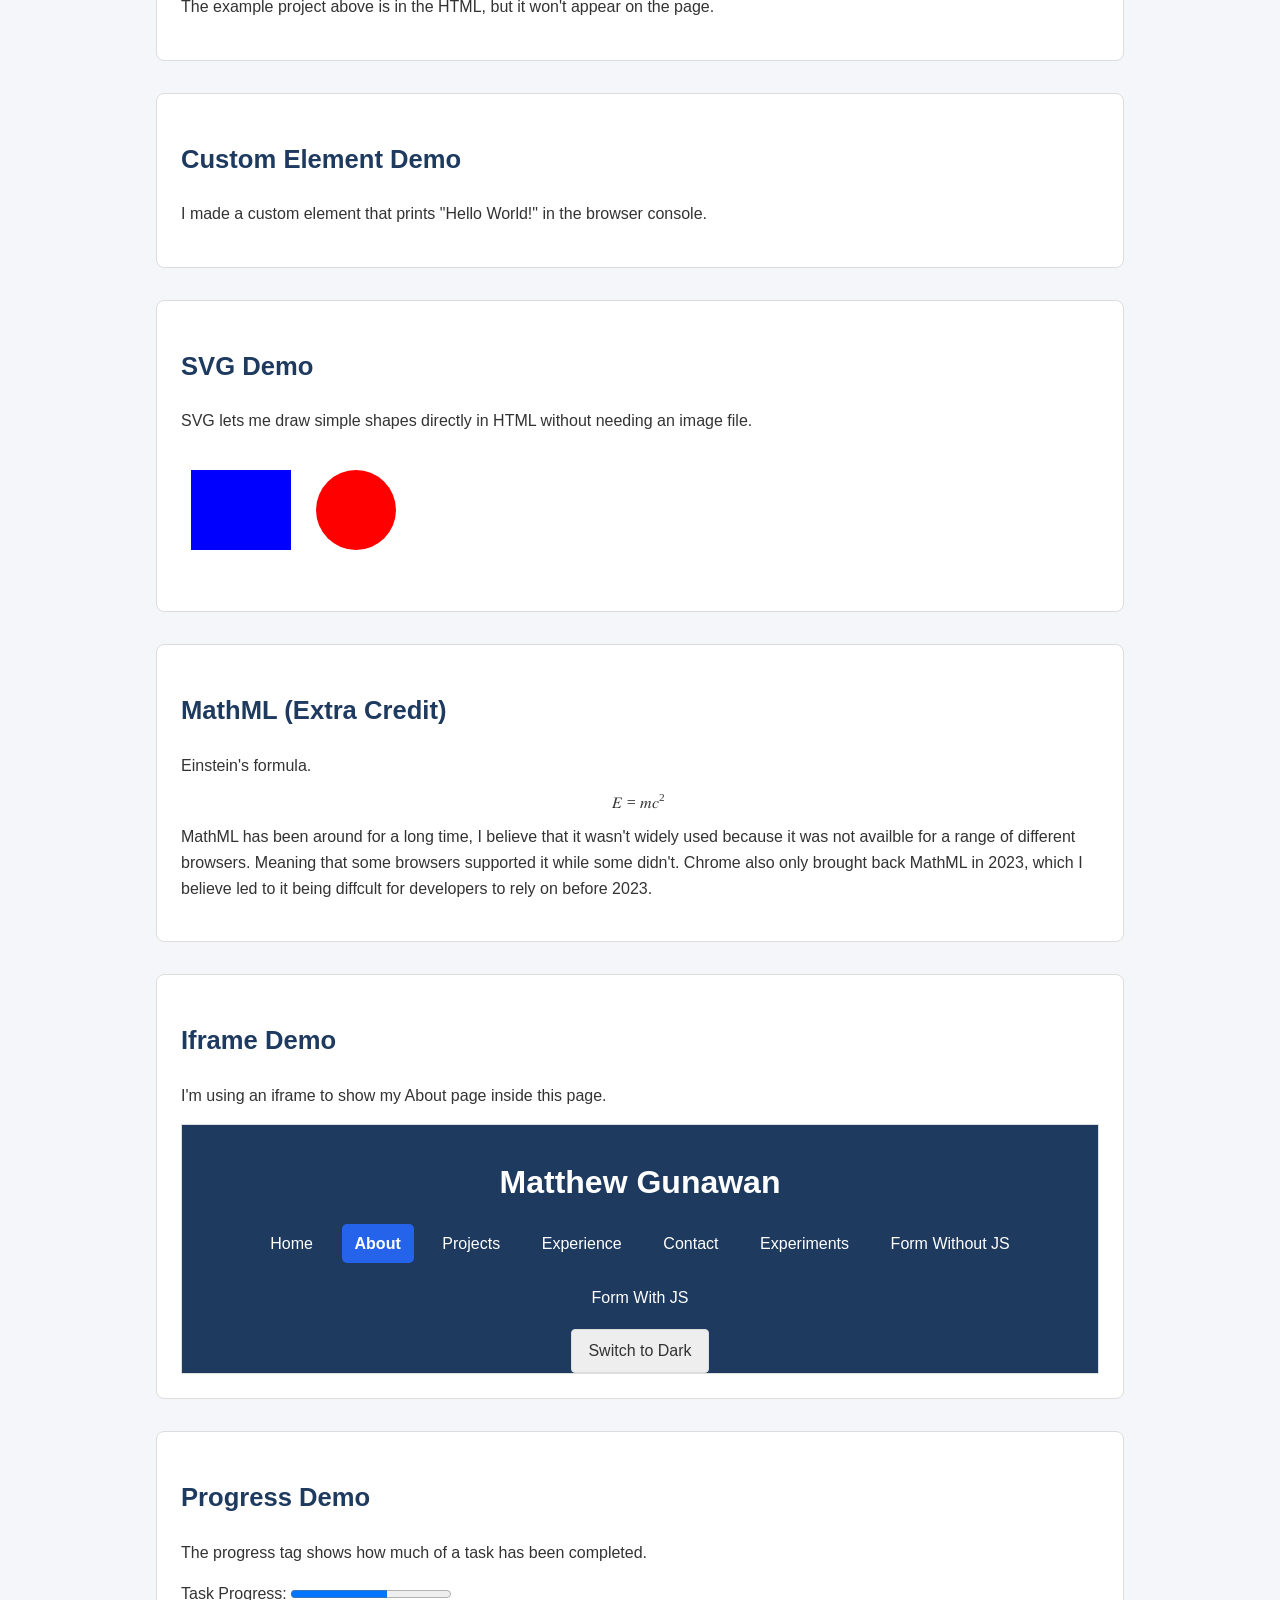
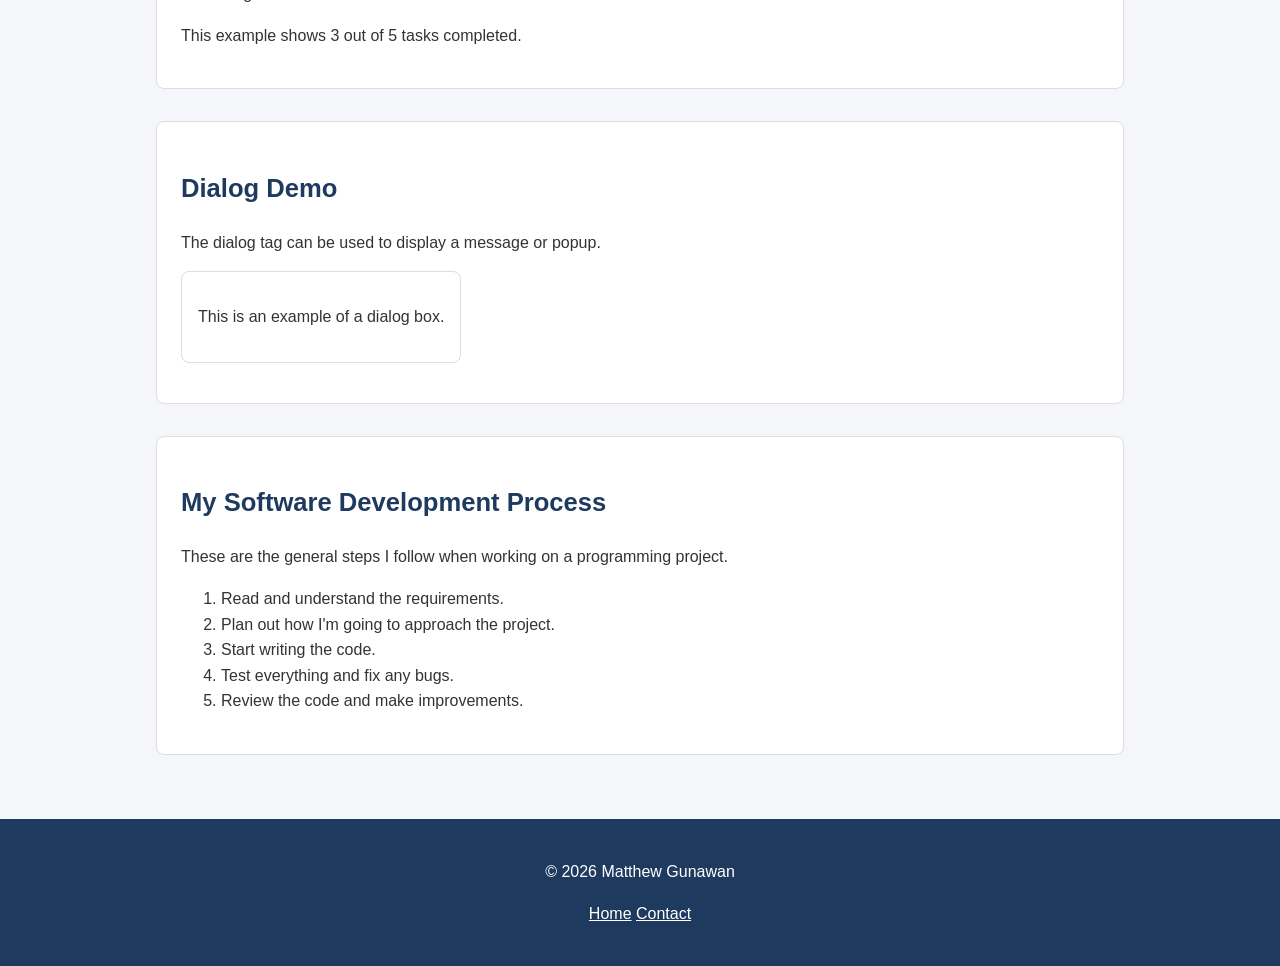
<file: experiments.html>
<!DOCTYPE html>
<html lang="en">
<head>
    <meta charset="UTF-8">
    <meta name="viewport" content="width=device-width, initial-scale=1.0">
    <meta name="description" content="HTML experiments for CSE 134B by Matthew Gunawan">
    <title>Matthew Gunawan | Experiments</title>
    <link rel="stylesheet" href="css/styles.css">
    <script src="js/theme.js" defer></script>
    <style>
        canvas {
            border: 1px solid black;
        }
    </style>
</head>

<body>
    <header>
        <h1>Matthew Gunawan</h1>

        <nav aria-label="Main navigation">
            <a href="index.html">Home</a>
            <a href="about.html">About</a>
            <a href="projects.html">Projects</a>
            <a href="experience.html">Experience</a>
            <a href="contact.html">Contact</a>
            <a href="experiments.html" aria-current="page">Experiments</a>
            <a href="form-no-js.html">Form Without JS</a>
            <a href="form-with-js.html">Form With JS</a>
        </nav>
        <button id="theme-toggle" type="button" hidden>
            Switch to Dark
        </button>
    </header>

    <main>
        <section>
            <h2>HTML Experiments</h2>
            <p>This page is where I tested out different HTML tags for CSE 134B Homework 2.</p>
        </section>

        <section>
            <h2>Video Demo</h2>
            <p>Here's a short video I recorded to test the video tag.</p>

            <video controls width="320">
                <source src="media/demo-video.mp4" type="video/mp4">
                Your browser does not support video.
            </video>
        </section>

        <section>
            <h2>Audio Demo</h2>
            <p>I also recorded a short audio clip to test how the audio tag works.</p>

            <audio controls>
                <source src="media/demo-audio.mp3" type="audio/mpeg">
                Your browser does not support audio.
            </audio>
        </section>

        <section>
            <h2>Canvas Demo</h2>
            <p>I used a little JavaScript to draw a rectangle and a circle on the canvas.</p>

            <canvas id="demo-canvas" width="320" height="120">
                A rectangle and a circle drawn using JavaScript.
            </canvas>
        </section>

        <section>
            <h2>Template Demo</h2>
            <p>The template tag lets me store HTML that doesn't show up on the page right away.</p>

            <template id="project-template">
                <article>
                    <h3>Example Project</h3>
                    <p>This is some example content inside a template.</p>
                </article>
            </template>

            <p>The example project above is in the HTML, but it won't appear on the page.</p>
        </section>

        <section>
            <h2>Custom Element Demo</h2>
            <p>I made a custom element that prints "Hello World!" in the browser console.</p>

            <hello-world></hello-world>
        </section>

        <section>
            <h2>SVG Demo</h2>
            <p>SVG lets me draw simple shapes directly in HTML without needing an image file.</p>

            <svg width="250" height="130" viewBox="0 0 250 130"
                 role="img" aria-label="A blue rectangle and red circle"
                 xmlns="http://www.w3.org/2000/svg">

                <rect x="10" y="20" width="100" height="80" fill="blue"/>
                <circle cx="175" cy="60" r="40" fill="red"/>
            </svg>
        </section>
        <section>
            <h2>MathML (Extra Credit)</h2>
            <p>Einstein's formula.</p>

            <math display="block">
                <mi>E</mi>
                <mo>=</mo>
                <mi>m</mi>
                <msup>
                    <mi>c</mi>
                    <mn>2</mn>
                </msup>
            </math>

            <p>MathML has been around for a long time, I believe that it wasn't widely used because it was not availble for a range of different browsers. Meaning that some browsers supported it while some didn't. Chrome also only brought back MathML in 2023, which I believe led to it being diffcult for developers to rely on before 2023.</p>

        </section>
        <section>
            <h2>Iframe Demo</h2>
            <p>I'm using an iframe to show my About page inside this page.</p>

            <iframe src="about.html" title="My About Page"
                    width="400" height="250">
            </iframe>
        </section>

        <section>
            <h2>Progress Demo</h2>
            <p>The progress tag shows how much of a task has been completed.</p>

            <label for="example-progress">Task Progress:</label>
            <progress id="example-progress" value="3" max="5">3 out of 5</progress>

            <p>This example shows 3 out of 5 tasks completed.</p>
        </section>

        <section>
            <h2>Dialog Demo</h2>
            <p>The dialog tag can be used to display a message or popup.</p>

            <dialog open>
                <p>This is an example of a dialog box.</p>
            </dialog>
        </section>

        <section>
            <h2>My Software Development Process</h2>
            <p>These are the general steps I follow when working on a programming project.</p>

            <ol>
                <li>Read and understand the requirements.</li>
                <li>Plan out how I'm going to approach the project.</li>
                <li>Start writing the code.</li>
                <li>Test everything and fix any bugs.</li>
                <li>Review the code and make improvements.</li>
            </ol>
        </section>

        <noscript>
            <p>JavaScript is disabled, so the canvas and custom element demos won't work.</p>
        </noscript>
    </main>

    <footer>
        <p>&copy; 2026 Matthew Gunawan</p>
        <p>
            <a href="index.html">Home</a>
            <a href="contact.html">Contact</a>
        </p>
    </footer>

    <script src="js/canvas-demo.js"></script>
    <script src="js/hello-world.js"></script>
</body>
</html>
</file>
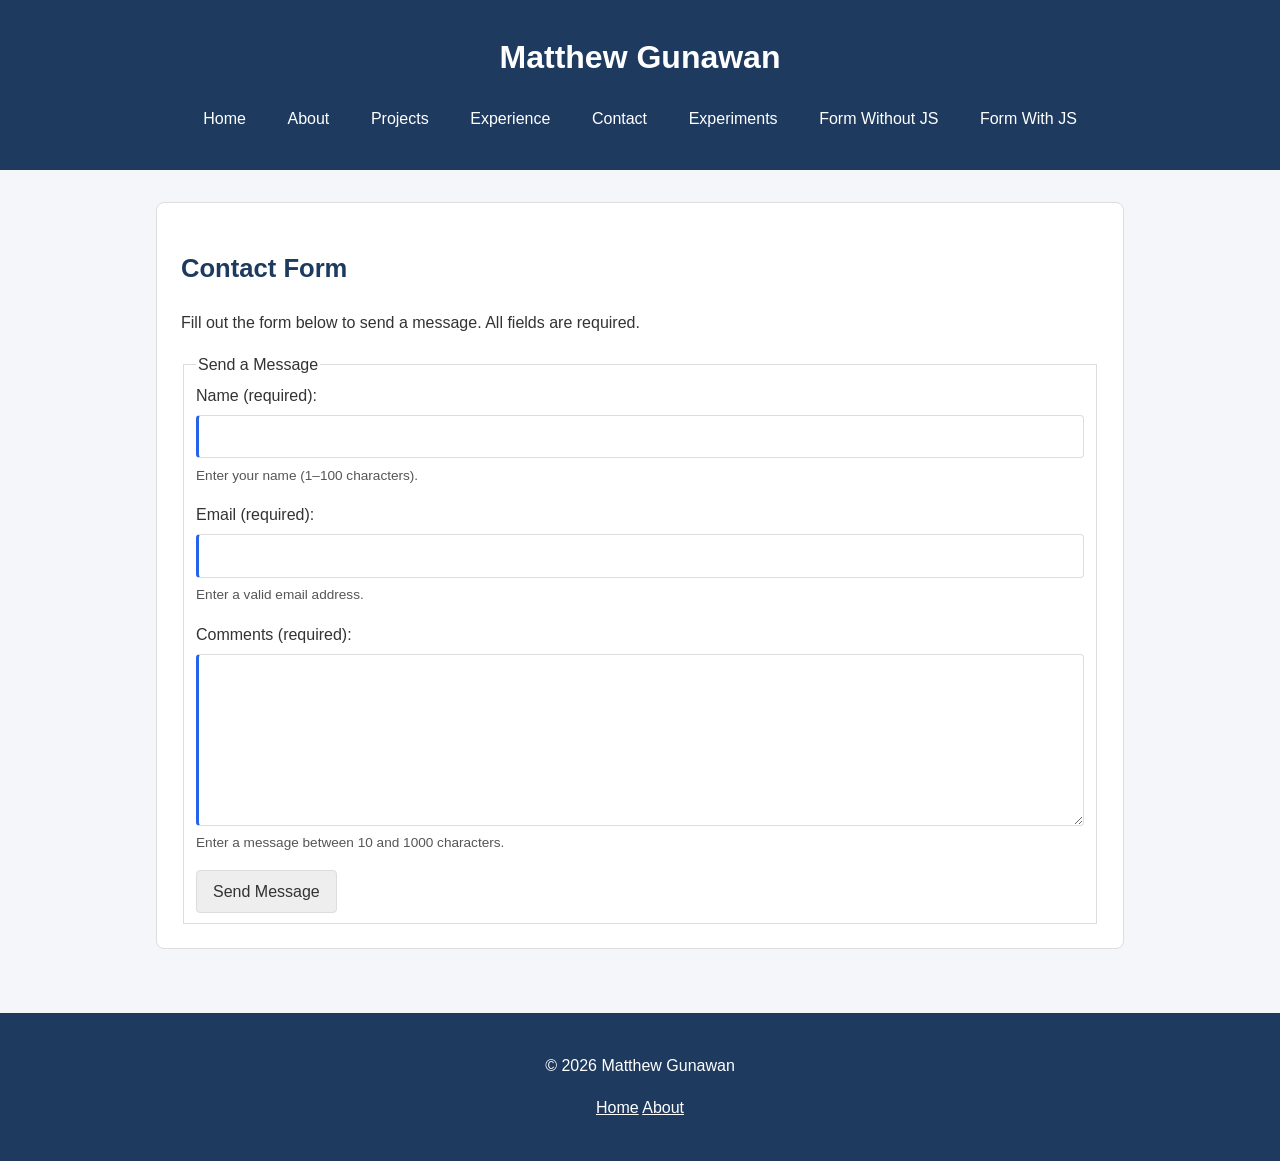
<file: form-no-js.html>
<!DOCTYPE html>
<html lang="en">
<head>
    <meta charset="UTF-8">
    <meta name="viewport" content="width=device-width, initial-scale=1.0">
    <meta name="description" content="Contact form for Matthew Gunawan's portfolio.">
    <title>Matthew Gunawan | Contact Form</title>
    <link rel="stylesheet" href="css/styles.css">
</head>

<body>
    <header>
        <h1>Matthew Gunawan</h1>

        <nav aria-label="Main navigation">
            <a href="index.html">Home</a>
            <a href="about.html">About</a>
            <a href="projects.html">Projects</a>
            <a href="experience.html">Experience</a>
            <a href="contact.html">Contact</a>
            <a href="experiments.html">Experiments</a>
            <a href="form-no-js.html">Form Without JS</a>
            <a href="form-with-js.html">Form With JS</a>
        </nav>
    </header>

    <main id="main-content">
        <section>
            <h2>Contact Form</h2>

            <p>
                Fill out the form below to send a message.
                All fields are required.
            </p>

            <form action="https://httpbin.org/post" method="post">
                <fieldset>
                    <legend>Send a Message</legend>

                    <div class="form-field">
                        <label for="name">Name (required):</label>
                        <input
                            type="text"
                            id="name"
                            name="name"
                            autocomplete="name"
                            required
                            minlength="1"
                            maxlength="100"
                            aria-describedby="name-help">
                        <small id="name-help">
                            Enter your name (1–100 characters).
                        </small>
                    </div>

                    <div class="form-field">
                        <label for="email">Email (required):</label>
                        <input
                            type="email"
                            id="email"
                            name="email"
                            autocomplete="email"
                            required
                            aria-describedby="email-help">
                        <small id="email-help">
                            Enter a valid email address.
                        </small>
                    </div>

                    <div class="form-field">
                        <label for="comments">Comments (required):</label>
                        <textarea
                            id="comments"
                            name="comments"
                            rows="6"
                            required
                            minlength="10"
                            maxlength="1000"
                            aria-describedby="comments-help"></textarea>
                        <small id="comments-help">
                            Enter a message between 10 and 1000 characters.
                        </small>
                    </div>

                    <input
                        type="hidden"
                        name="possible_bot"
                        value="true">

                    <button type="submit">Send Message</button>
                </fieldset>
            </form>
        </section>
    </main>

    <footer>
        <p>&copy; 2026 Matthew Gunawan</p>
        <p>
            <a href="index.html">Home</a>
            <a href="about.html">About</a>
        </p>
    </footer>
</body>
</html>
</file>
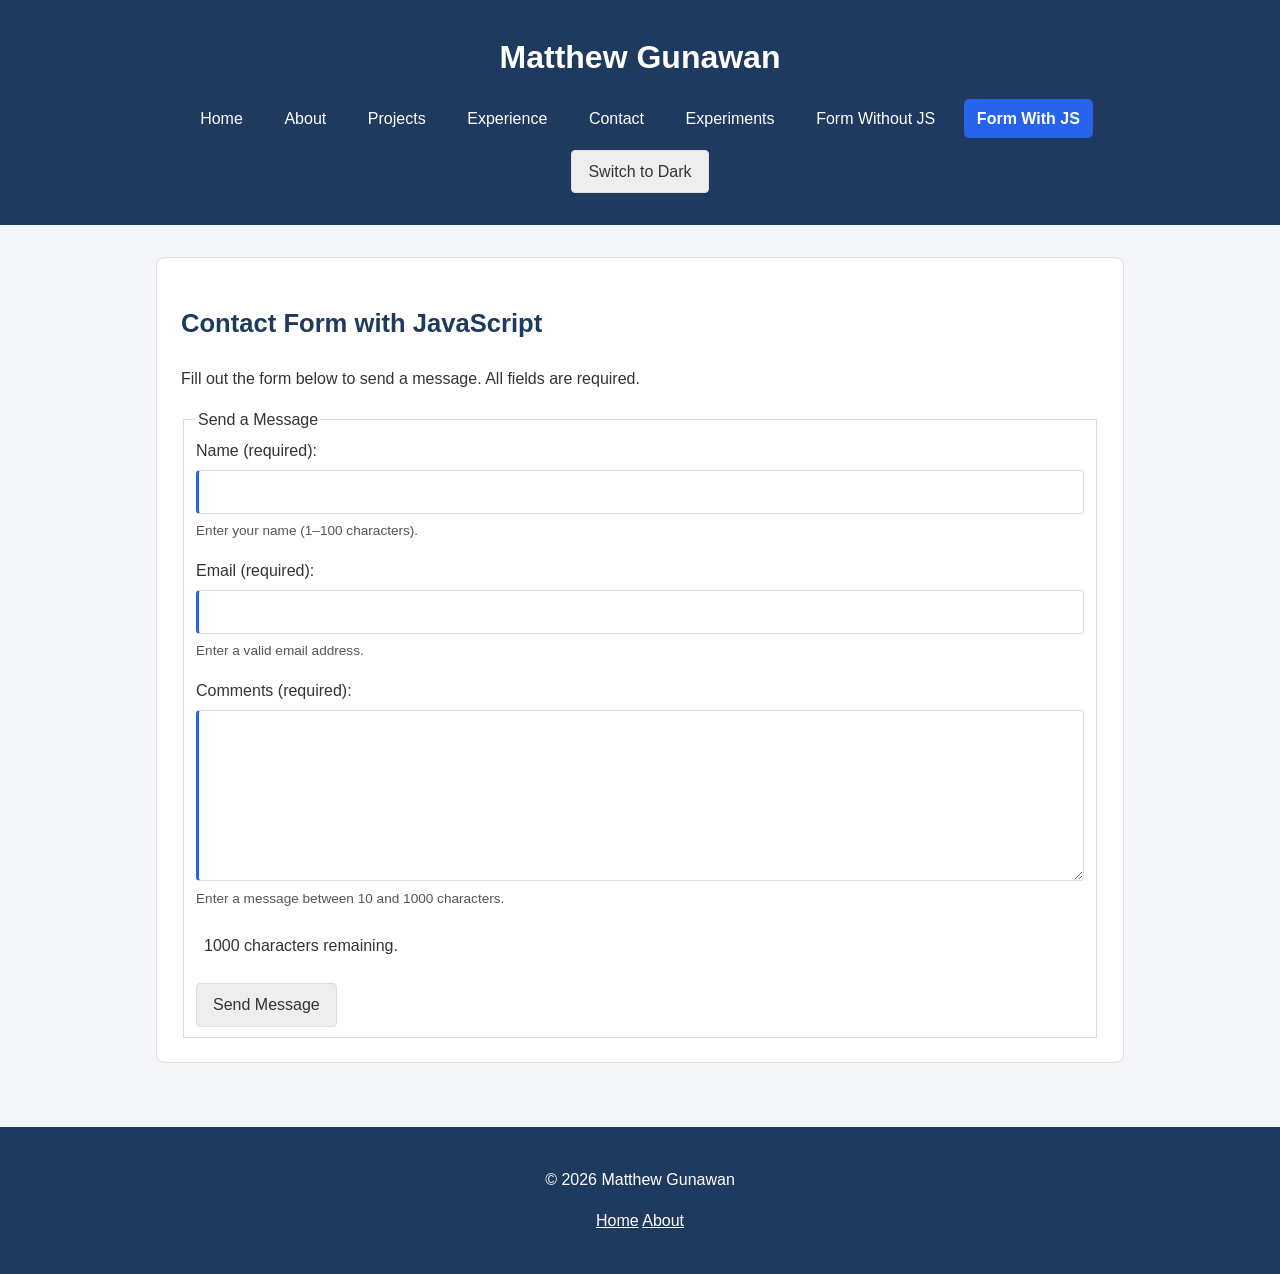
<file: form-with-js.html>
<!DOCTYPE html>
<html lang="en">
<head>
    <meta charset="UTF-8">
    <meta name="viewport" content="width=device-width, initial-scale=1.0">
    <meta name="description" content="Contact form for Matthew Gunawan's portfolio.">
    <title>Matthew Gunawan | Contact Form with JS</title>
    <link rel="stylesheet" href="css/styles.css">
    <script src="js/form.js" defer></script>
    <script src="js/theme.js" defer></script>
</head>

<body>
    <header>
        <h1>Matthew Gunawan</h1>

        <nav aria-label="Main navigation">
            <a href="index.html">Home</a>
            <a href="about.html">About</a>
            <a href="projects.html">Projects</a>
            <a href="experience.html">Experience</a>
            <a href="contact.html">Contact</a>
            <a href="experiments.html">Experiments</a>
            <a href="form-no-js.html">Form Without JS</a>
            <a href="form-with-js.html" aria-current="page">Form With JS</a>
        </nav>
        <button id="theme-toggle" type="button" hidden>
            Switch to Dark
        </button>
    </header>

    <main id="main-content">
        <section>
            <h2>Contact Form with JavaScript</h2>

            <p>
                Fill out the form below to send a message.
                All fields are required.
            </p>

            <form id="contact-form"
                  action="https://httpbin.org/post"
                  method="post">
                <fieldset>
                    <legend>Send a Message</legend>

                    <div class="form-field">
                        <label for="name">Name (required):</label>
                        <input
                            type="text"
                            id="name"
                            name="name"
                            autocomplete="name"
                            required
                            minlength="1"
                            maxlength="100"
                            aria-describedby="name-help name-error">
                        <small id="name-help">
                            Enter your name (1–100 characters).
                        </small>
                        <span id="name-error"
                              class="field-error"
                              hidden></span>
                    </div>

                    <div class="form-field">
                        <label for="email">Email (required):</label>
                        <input
                            type="email"
                            id="email"
                            name="email"
                            autocomplete="email"
                            required
                            aria-describedby="email-help email-error">
                        <small id="email-help">
                            Enter a valid email address.
                        </small>
                        <span id="email-error"
                              class="field-error"
                              hidden></span>
                    </div>

                    <div class="form-field">
                        <label for="comments">Comments (required):</label>
                        <textarea
                            id="comments"
                            name="comments"
                            rows="6"
                            required
                            minlength="10"
                            maxlength="1000"
                            aria-describedby="comments-help comments-error"></textarea>
                        <small id="comments-help">
                            Enter a message between 10 and 1000 characters.
                        </small>
                        <span id="comments-error"
                              class="field-error"
                              hidden></span>
                    </div>

                    <input type="hidden"
                           name="possible_bot"
                           value="true">

                    <input type="hidden"
                           id="form-errors"
                           name="form-errors"
                           value="[]">

                    <div id="form-feedback" hidden>
                        <div id="error-messages"
                             aria-live="polite"
                             aria-atomic="true"></div>

                        <div id="info-messages"
                             aria-live="polite"
                             aria-atomic="true"></div>
                    </div>

                    <button type="submit">Send Message</button>
                </fieldset>
            </form>
        </section>
    </main>

    <footer>
        <p>&copy; 2026 Matthew Gunawan</p>
        <p>
            <a href="index.html">Home</a>
            <a href="about.html">About</a>
        </p>
    </footer>
</body>
</html>
</file>
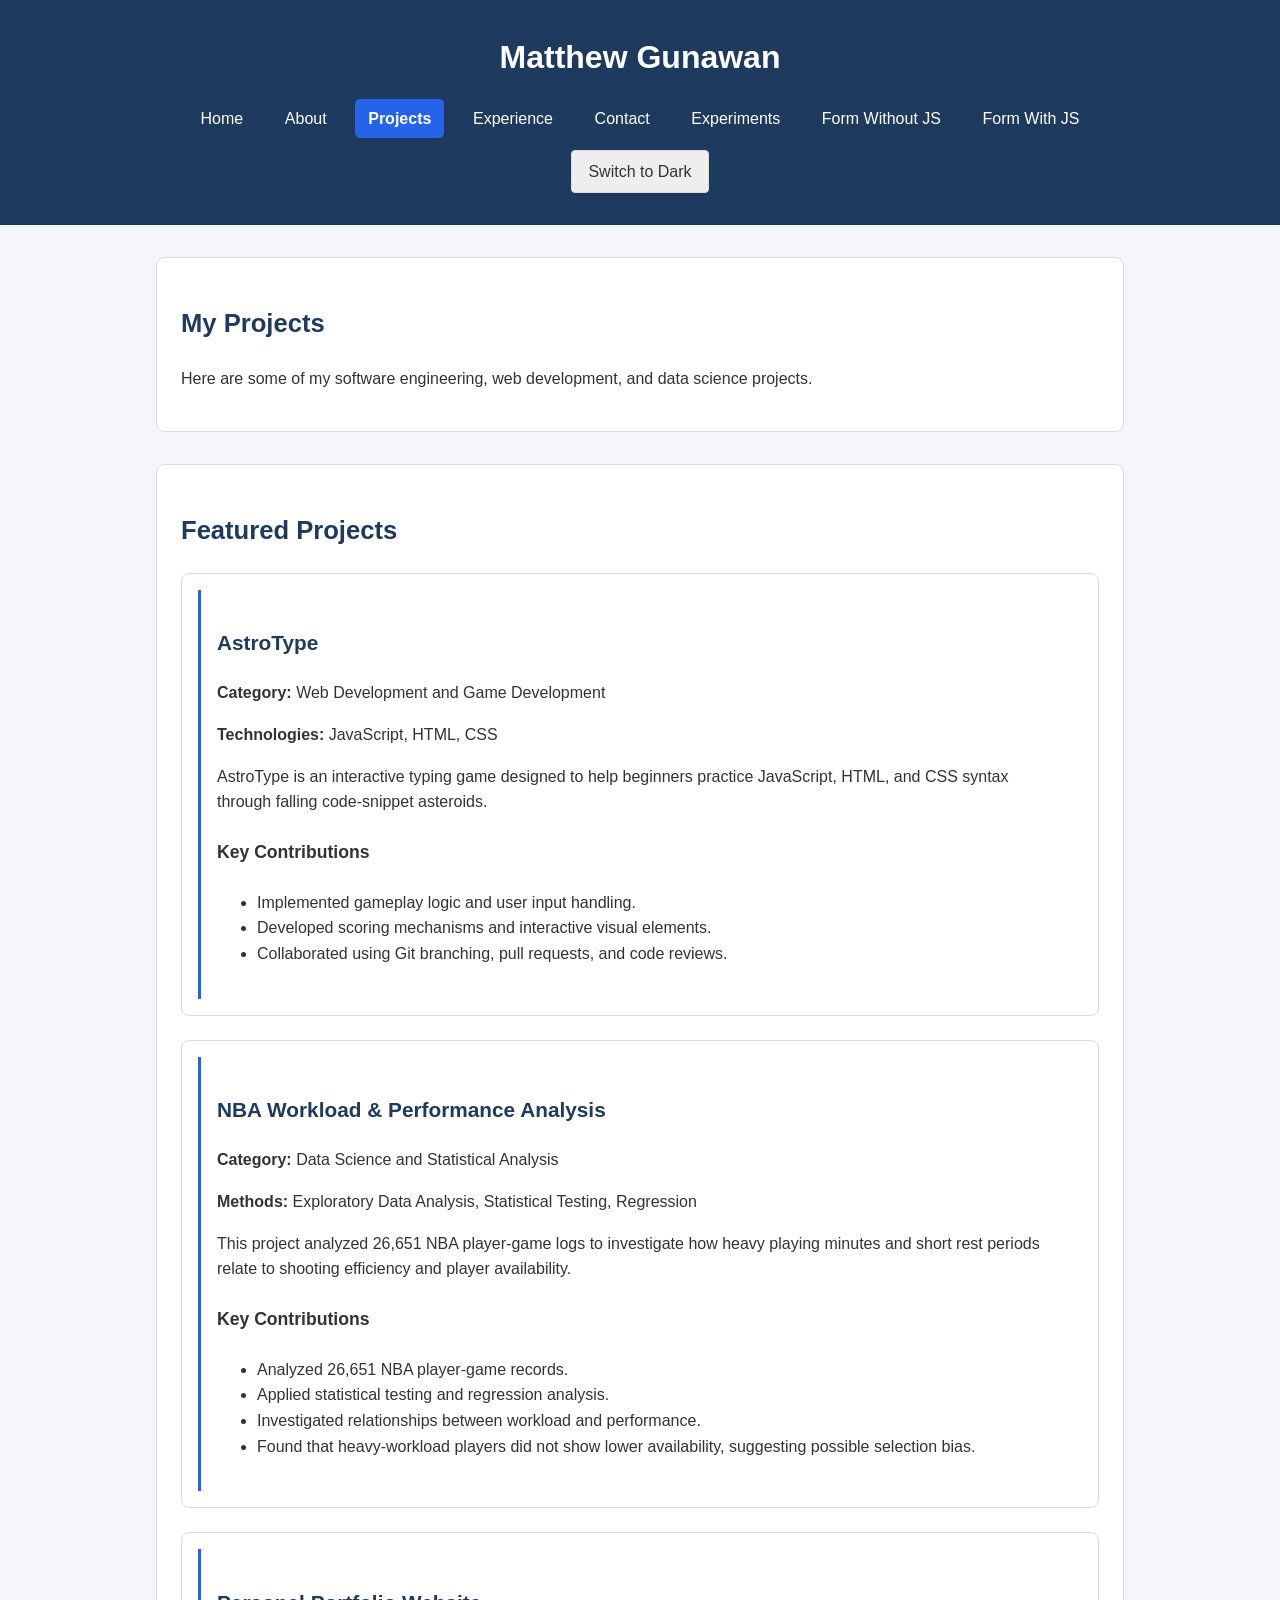
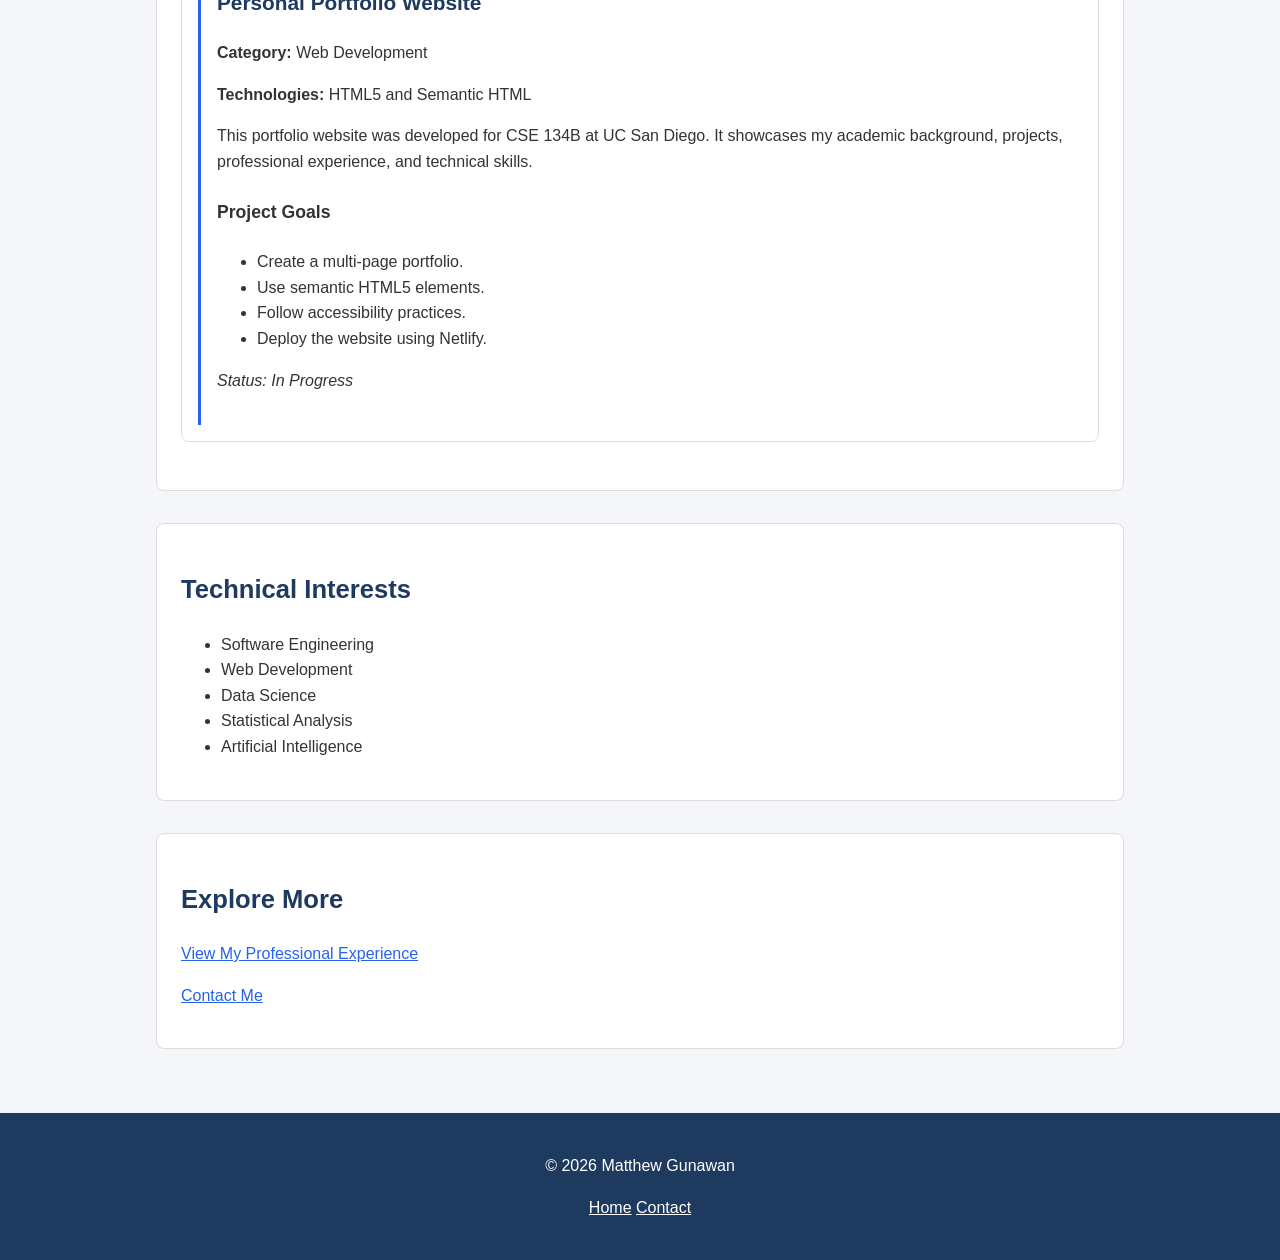
<file: projects.html>
<!DOCTYPE html>
<html lang="en">
<head>
    <meta charset="UTF-8">
    <meta name="viewport" content="width=device-width, initial-scale=1.0">
    <meta name="description" content="Software engineering and data science projects by Matthew Gunawan.">
    <title>Matthew Gunawan | Projects</title>
    <link rel="stylesheet" href="css/styles.css">
    <script src="js/theme.js" defer></script>
</head>

<body>
    <header>
        <h1>Matthew Gunawan</h1>

        <nav aria-label="Main navigation">
            <a href="index.html">Home</a>
            <a href="about.html">About</a>
            <a href="projects.html" aria-current="page">Projects</a>
            <a href="experience.html">Experience</a>
            <a href="contact.html">Contact</a>
            <a href="experiments.html">Experiments</a>
            <a href="form-no-js.html">Form Without JS</a>
            <a href="form-with-js.html">Form With JS</a>
        </nav>
        <button id="theme-toggle" type="button" hidden>
            Switch to Dark
        </button>
    </header>

    <main id="main-content">

        <section>
            <h2>My Projects</h2>

            <p>
                Here are some of my software engineering,
                web development, and data science projects.
            </p>
        </section>

        <section>
            <h2>Featured Projects</h2>

            <project-card>
                <article>
                    <h3>AstroType</h3>

                    <p>
                        <strong>Category:</strong>
                        Web Development and Game Development
                    </p>

                    <p>
                        <strong>Technologies:</strong>
                        JavaScript, HTML, CSS
                    </p>

                    <p>
                        AstroType is an interactive typing game
                        designed to help beginners practice
                        JavaScript, HTML, and CSS syntax through
                        falling code-snippet asteroids.
                    </p>

                    <h4>Key Contributions</h4>

                    <ul>
                        <li>
                            Implemented gameplay logic and
                            user input handling.
                        </li>
                        <li>
                            Developed scoring mechanisms and
                            interactive visual elements.
                        </li>
                        <li>
                            Collaborated using Git branching,
                            pull requests, and code reviews.
                        </li>
                    </ul>
                </article>
            </project-card>

            <project-card>
                <article>
                    <h3>NBA Workload &amp; Performance Analysis</h3>

                    <p>
                        <strong>Category:</strong>
                        Data Science and Statistical Analysis
                    </p>

                    <p>
                        <strong>Methods:</strong>
                        Exploratory Data Analysis,
                        Statistical Testing, Regression
                    </p>

                    <p>
                        This project analyzed 26,651 NBA
                        player-game logs to investigate how
                        heavy playing minutes and short rest
                        periods relate to shooting efficiency
                        and player availability.
                    </p>

                    <h4>Key Contributions</h4>

                    <ul>
                        <li>
                            Analyzed 26,651 NBA player-game
                            records.
                        </li>
                        <li>
                            Applied statistical testing and
                            regression analysis.
                        </li>
                        <li>
                            Investigated relationships between
                            workload and performance.
                        </li>
                        <li>
                            Found that heavy-workload players
                            did not show lower availability,
                            suggesting possible selection bias.
                        </li>
                    </ul>
                </article>
            </project-card>

            <project-card>
                <article>
                    <h3>Personal Portfolio Website</h3>

                    <p>
                        <strong>Category:</strong>
                        Web Development
                    </p>

                    <p>
                        <strong>Technologies:</strong>
                        HTML5 and Semantic HTML
                    </p>

                    <p>
                        This portfolio website was developed
                        for CSE 134B at UC San Diego.
                        It showcases my academic background,
                        projects, professional experience,
                        and technical skills.
                    </p>

                    <h4>Project Goals</h4>

                    <ul>
                        <li>
                            Create a multi-page portfolio.
                        </li>
                        <li>
                            Use semantic HTML5 elements.
                        </li>
                        <li>
                            Follow accessibility practices.
                        </li>
                        <li>
                            Deploy the website using Netlify.
                        </li>
                    </ul>

                    <p>
                        <em>Status: In Progress</em>
                    </p>
                </article>
            </project-card>

        </section>

        <section>
            <h2>Technical Interests</h2>

            <ul>
                <li>Software Engineering</li>
                <li>Web Development</li>
                <li>Data Science</li>
                <li>Statistical Analysis</li>
                <li>Artificial Intelligence</li>
            </ul>
        </section>

        <section>
            <h2>Explore More</h2>

            <p>
                <a href="experience.html">
                    View My Professional Experience
                </a>
            </p>

            <p>
                <a href="contact.html">
                    Contact Me
                </a>
            </p>
        </section>

    </main>

    <footer>
        <p>&copy; 2026 Matthew Gunawan</p>

        <p>
            <a href="index.html">Home</a>
            <a href="contact.html">Contact</a>
        </p>
    </footer>
</body>
</html>
</file>
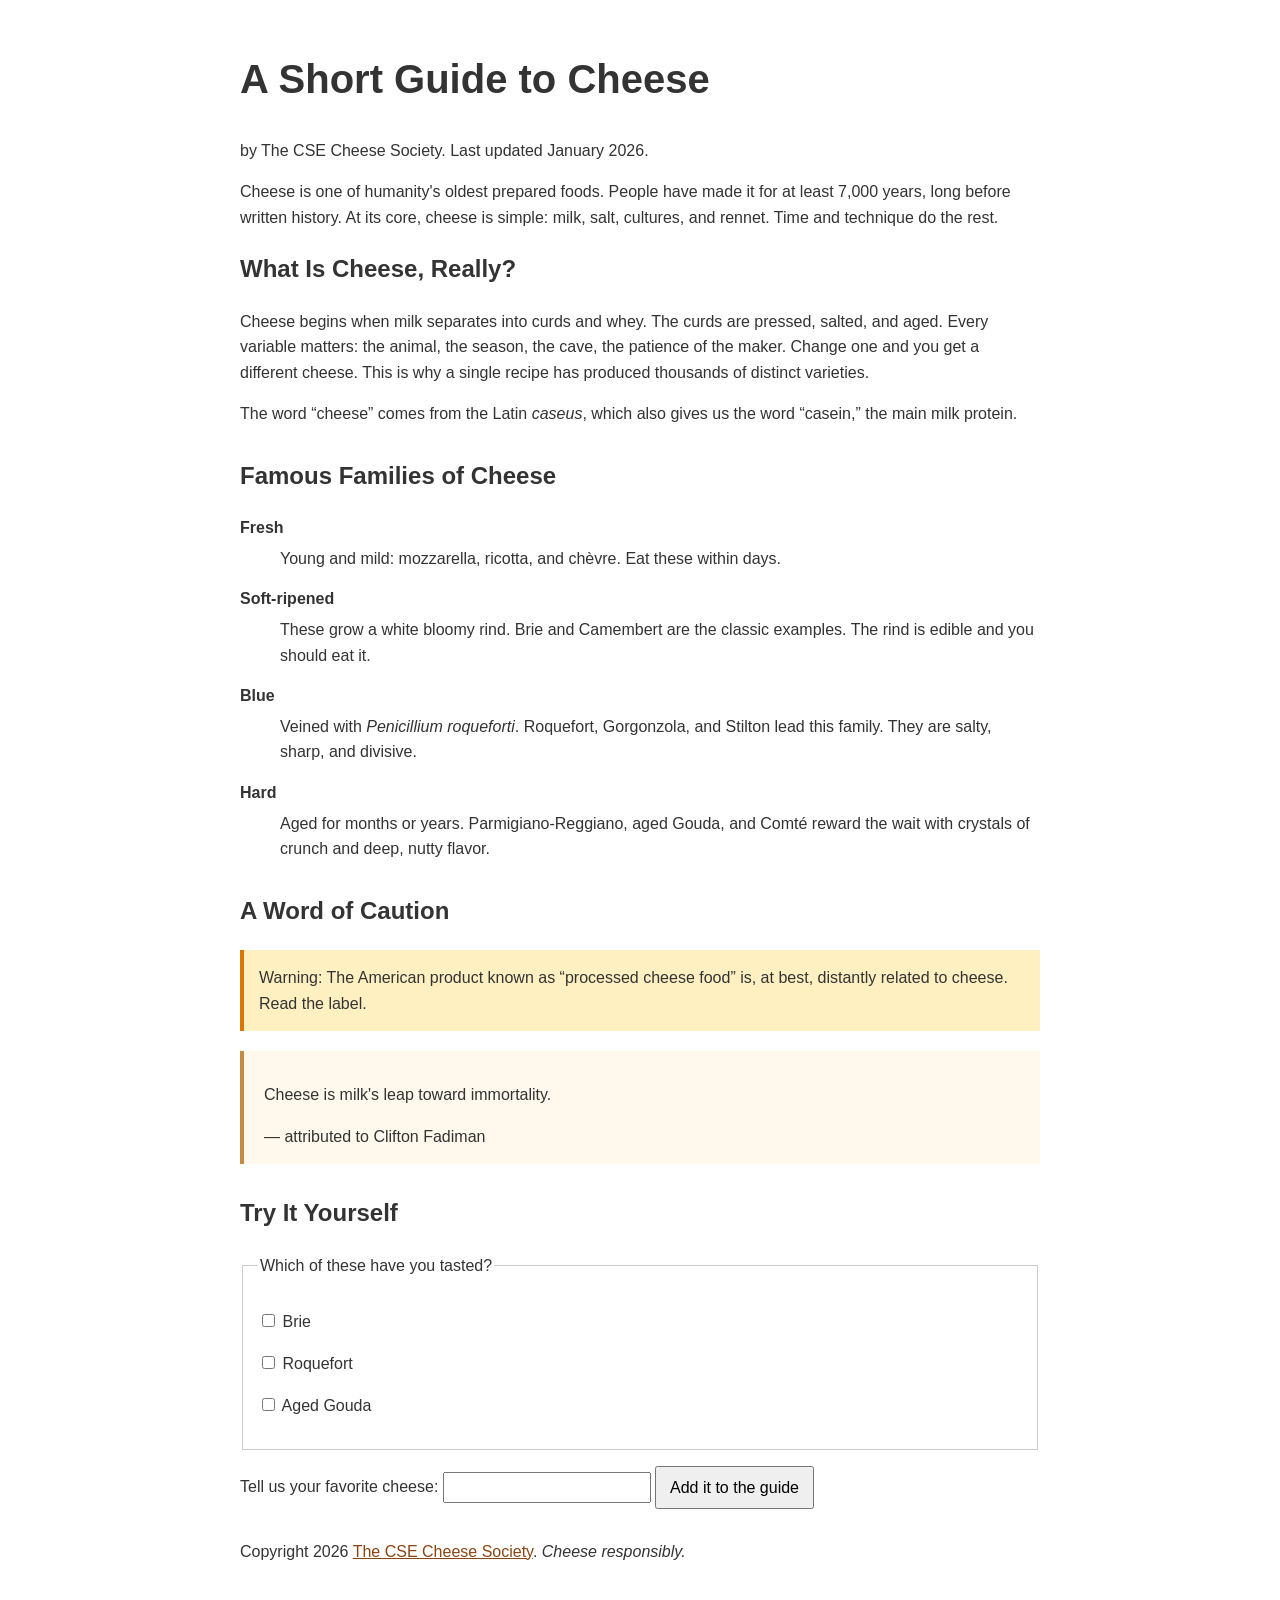
<file: part1/cheese.html>
<!DOCTYPE html>
<html lang="en">
<head>
  <meta charset="UTF-8">
  <meta name="viewport" content="width=device-width, initial-scale=1">
  <title>A Short Guide to Cheese</title>
  <link rel="stylesheet" href="cheese.css">
</head>
<body>
  <header>
    <h1>A Short Guide to Cheese</h1>
    <p>by The CSE Cheese Society. Last updated <time datetime="2026-01">January 2026</time>.</p>
  </header>

  <main>
    <article>
      <p>Cheese is one of humanity's oldest prepared foods. People have made
      it for at least 7,000 years, long before written history. At its core,
      cheese is simple: milk, salt, cultures, and rennet. Time and technique
      do the rest.</p>

      <section>
        <h2>What Is Cheese, Really?</h2>
        <p>Cheese begins when milk separates into curds and whey. The curds
        are pressed, salted, and aged. Every variable matters: the animal,
        the season, the cave, the patience of the maker. Change one and you
        get a different cheese. This is why a single recipe has produced
        thousands of distinct varieties.</p>
        <p>The word <q>cheese</q> comes from the Latin
        <span class="latin" lang="la">caseus</span>, which also gives us the word
        <q>casein,</q> the main milk protein.</p>
      </section>

      <section>
        <h2>Famous Families of Cheese</h2>

        <dl>
          <dt>Fresh</dt>
          <dd>Young and mild: mozzarella, ricotta, and
          <span lang="fr">chèvre</span>. Eat these within days.</dd>

          <dt>Soft-ripened</dt>
          <dd>These grow a white bloomy rind. Brie and Camembert are the
          classic examples. The rind is edible and you should eat it.</dd>

          <dt>Blue</dt>
          <dd>Veined with <span class="latin" lang="la">Penicillium
          roqueforti</span>. Roquefort, Gorgonzola, and Stilton lead this
          family. They are salty, sharp, and divisive.</dd>

          <dt>Hard</dt>
          <dd>Aged for months or years. Parmigiano-Reggiano, aged Gouda,
          and <span lang="fr">Comté</span> reward the wait with crystals
          of crunch and deep, nutty flavor.</dd>
        </dl>
      </section>

      <section>
        <h2>A Word of Caution</h2>
        <p id="warning">Warning: The American product known as
        <q>processed cheese food</q> is, at best, distantly related to
        cheese. Read the label.</p>

        <blockquote>
          <p>Cheese is milk's leap toward immortality.</p>
          <footer>— attributed to Clifton Fadiman</footer>
        </blockquote>
      </section>

      <section>
        <h2>Try It Yourself</h2>
        <form>
          <fieldset>
            <legend>Which of these have you tasted?</legend>
            <p><input type="checkbox" id="c-brie" name="tasted" value="brie">
               <label for="c-brie">Brie</label></p>
            <p><input type="checkbox" id="c-roquefort" name="tasted" value="roquefort">
               <label for="c-roquefort">Roquefort</label></p>
            <p><input type="checkbox" id="c-gouda" name="tasted" value="gouda">
               <label for="c-gouda">Aged Gouda</label></p>
          </fieldset>
          <p>
            <label for="fav">Tell us your favorite cheese:</label>
            <input type="text" id="fav" name="favorite">
            <button type="submit">Add it to the guide</button>
          </p>
        </form>
      </section>
    </article>
  </main>
  <footer>
    <p>Copyright 2026 <a href="https://example.com/cheese-society">The CSE
    Cheese Society</a>. <em>Cheese responsibly.</em></p>
  </footer>
</body>
</html>
</file>
<file: css/styles.css>
:root {
    --primary-color: #1e3a5f;
    --accent-color: #2563eb;
    --text-color: #333333;
    --background-color: #f4f6f9;
    --card-color: #ffffff;
    --border-color: #dddddd;
    --input-color: #ffffff;
    --muted-color: #555555;
    --button-color: #eeeeee;
    --font-family: Arial, Helvetica, sans-serif;
    --max-width: 1000px;
}

:root[data-theme="dark"] {
    --primary-color: #93c5fd;
    --accent-color: #93c5fd;
    --text-color: #f1f5f9;
    --background-color: #172334;
    --card-color: #25364b;
    --border-color: #64748b;
    --input-color: #172334;
    --muted-color: #cbd5e1;
    --button-color: #334b68;
}

* {
    box-sizing: border-box;
}

body {
    margin: 0;
    font-family: var(--font-family);
    color: var(--text-color);
    background-color: var(--background-color);
    line-height: 1.6;
    min-height: 100vh;
    display: flex;
    flex-direction: column;
}

header {
    background-color: #1e3a5f;
    color: white;
    padding: 2rem 1rem;
    text-align: center;
}

h1 {
    font-size: 2rem;
    margin: 0 0 1rem;
}

h2 {
    font-size: 1.6rem;
    color: var(--primary-color);
}

h3 {
    font-size: 1.3rem;
    color: var(--primary-color);
}

h4 {
    font-size: 1.1rem;
}

/* Descendant selector: styles navigation inside the header */
header nav {
    display: flex;
    justify-content: center;
    flex-wrap: wrap;
    gap: 1rem;
}

nav a {
    color: white;
    text-decoration: none;
    padding: 0.4em 0.8em;
    border-radius: 5px;
}

nav a:hover {
    background-color: #2563eb;
}

/* Attribute selector: highlights the current page */
nav a[aria-current="page"] {
    background-color: #2563eb;
    font-weight: bold;
}

#theme-toggle {
    display: block;
    margin: 0.75rem auto 0;
    background-color: var(--button-color);
    color: var(--text-color);
    border: 1px solid var(--border-color);
    border-radius: 4px;
}

#theme-toggle[hidden] {
    display: none;
}

main {
    flex: 1;
    width: 100%;
    max-width: var(--max-width);
    margin: 2rem auto;
    padding: 0 1rem;
}

/* Child selector: styles sections directly inside main */
main > section {
    background-color: var(--card-color);
    padding: 1.5rem;
    margin-bottom: 2rem;
    border: 1px solid var(--border-color);
    border-radius: 8px;
}

/* Adjacent sibling selector: styles paragraphs right after h2 */
h2 + p {
    margin-top: 0.5rem;
}

article {
    margin: 1.5rem 0;
    padding: 1rem;
    border-left: 3px solid var(--accent-color);
}

project-card {
    display: block;
    background-color: var(--card-color);
    border: 1px solid var(--border-color);
    border-radius: 8px;
    padding: 1rem;
    margin-bottom: 1.5rem;
}

project-card article {
    margin: 0;
}

a {
    color: var(--accent-color);
}

a:hover {
    text-decoration: underline;
}

a:focus,
button:focus,
input:focus,
textarea:focus,
select:focus {
    outline: 3px solid #f59e0b;
    outline-offset: 3px;
}

button {
    font: inherit;
    padding: 0.5em 1em;
    cursor: pointer;
    color: var(--text-color);
    background-color: var(--button-color);
    border: 1px solid var(--border-color);
    border-radius: 4px;
}

input,
textarea,
select {
    font: inherit;
    max-width: 100%;
    color: var(--text-color);
    background-color: var(--input-color);
    border: 1px solid var(--border-color);
}

img,
video,
canvas {
    max-width: 100%;
    height: auto;
}

pre {
    max-width: 100%;
    overflow-x: auto;
}

footer {
    background-color: #1e3a5f;
    color: white;
    padding: 1.5rem;
    text-align: center;
}

footer a {
    color: white;
}

dialog[open] {
    position: static;
    display: block;
    width: fit-content;
    max-width: 100%;
    margin: 1rem 0;
    padding: 1rem;
    border: 1px solid var(--border-color);
    border-radius: 8px;
    background-color: var(--card-color);
    color: var(--text-color);
}

iframe {
    display: block;
    width: 100%;
    max-width: 100%;
    border: 1px solid var(--border-color);
}

.form-field {
    display: flex;
    flex-direction: column;
    gap: 0.4rem;
    margin-bottom: 1rem;
}

.form-field input,
.form-field textarea {
    width: 100%;
    max-width: 100%;
    border: 1px solid var(--border-color);
    border-radius: 4px;
    padding: 0.5rem;
}

fieldset {
    min-width: 0;
    border: 1px solid var(--border-color);
}

.form-field :required {
    border-left: 3px solid var(--accent-color);
}

.form-field :user-invalid {
    border-color: #ef4444;
    border-left-color: #ef4444;
}

.form-field :user-valid {
    border-color: #15803d;
    border-left-color: #15803d;
}

.form-field small {
    color: var(--muted-color);
    font-size: 0.85rem;
}

.form-field [aria-invalid="true"] {
    border-color: #ef4444;
    border-left-color: #ef4444;
}

.field-error {
    color: #ef4444;
    font-size: 0.9rem;
}

.field-error[hidden] {
    display: none;
}

#form-feedback[hidden] {
    display: none;
}

#error-messages {
    color: #ef4444;
    margin-bottom: 1rem;
}

#error-messages:empty {
    display: none;
}

#error-messages p {
    font-weight: bold;
    margin-bottom: 0.5rem;
}

#error-messages ul {
    margin-top: 0;
    padding-left: 1.5rem;
}

#info-messages {
    color: var(--text-color);
    margin-bottom: 1rem;
    padding: 0.5rem;
    border-radius: 4px;
}

#info-messages.character-warning {
    color: #92400e;
    background-color: #fef3c7;
    font-weight: bold;
}

#info-messages.character-limit {
    color: #991b1b;
    background-color: #fee2e2;
    font-weight: bold;
}

::view-transition-old(root),
::view-transition-new(root) {
    animation-duration: 0.4s;
}

@media (prefers-reduced-motion: reduce) {
    ::view-transition-old(root),
    ::view-transition-new(root) {
        animation: none;
    }
}

@media (max-width: 600px) {
    header {
        padding: 1.5rem 1rem;
    }

    h1 {
        font-size: 1.6rem;
    }

    h2 {
        font-size: 1.3rem;
    }

    header nav {
        gap: 0.5rem;
    }

    nav a {
        padding: 0.5em;
    }

    main {
        margin: 1rem auto;
        padding: 0 0.75rem;
    }

    main > section {
        padding: 1rem;
    }

    project-card {
        padding: 0.75rem;
    }
}
</file>
<file: part1/cheese.css>
body {
    font-family: Arial, sans-serif;
    color: #333;
    line-height: 1.6;
    max-width: 800px;
    margin: 0 auto;
    padding: 20px;
}

h1 {
    font-size: 2.5rem;
}

h2 {
    font-size: 1.5rem;
}
.latin {
    font-style: italic;
}

#warning {
    background-color: #fff0c2;
    border-left: 4px solid #d97706;
    padding: 15px;
}

section {
    margin-bottom: 30px;
}

blockquote {
    border-left: 4px solid #c58b45;
    margin: 20px 0;
    padding: 15px 20px;
    background-color: #f5f5f5;
}

blockquote {
    background-color: #fff8ed;
}

dt {
    font-weight: bold;
    margin-top: 15px;
}

dd {
    margin-top: 5px;
}

a {
    color: #8b4513;
}

a:hover {
    color: #c26a16;
    text-decoration: underline;
}

a:focus,
input:focus,
button:focus {
    outline: 3px solid #2563eb;
    outline-offset: 3px;
}

fieldset {
    border: 1px solid #ccc;
    padding: 15px;
}

input,
button {
    font: inherit;
}

button {
    padding: 0.4em 0.8em;
    cursor: pointer;
}

button:hover {
    background-color: #e5d2b5;
}
</file>
